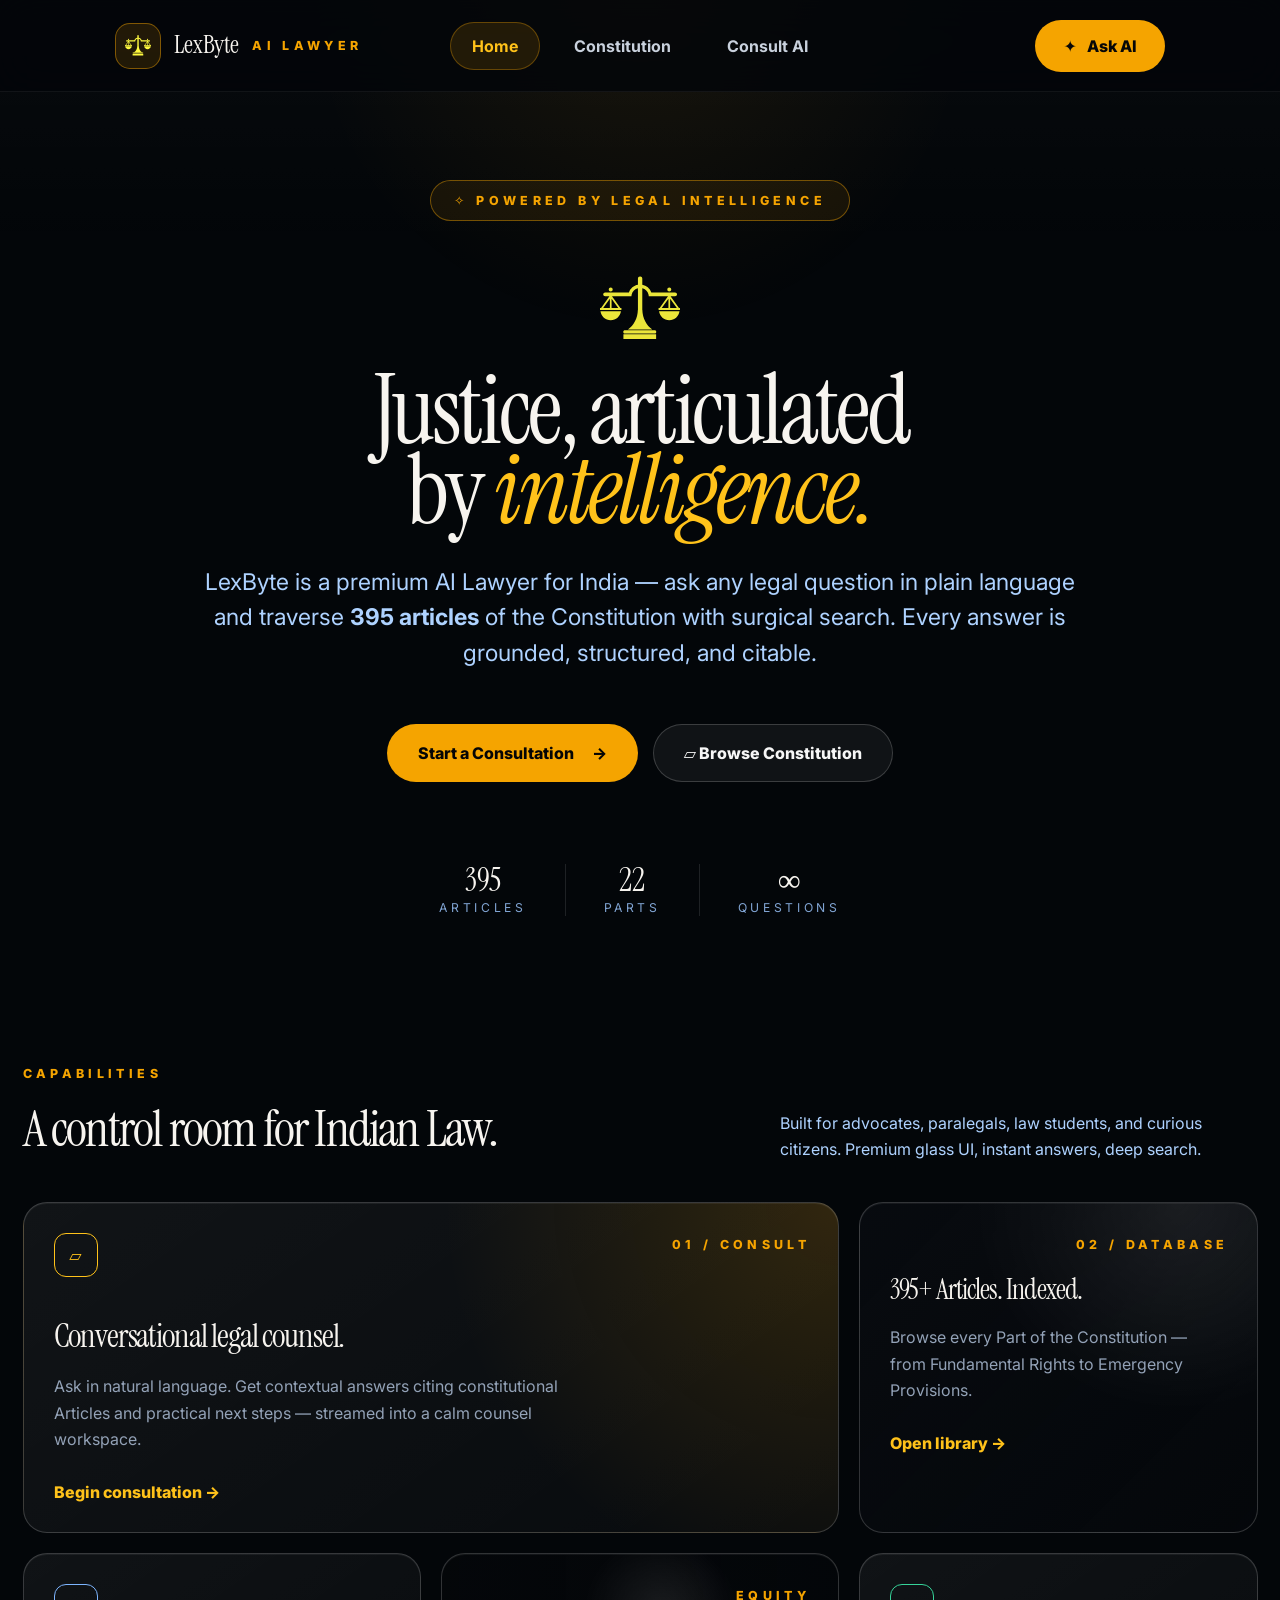
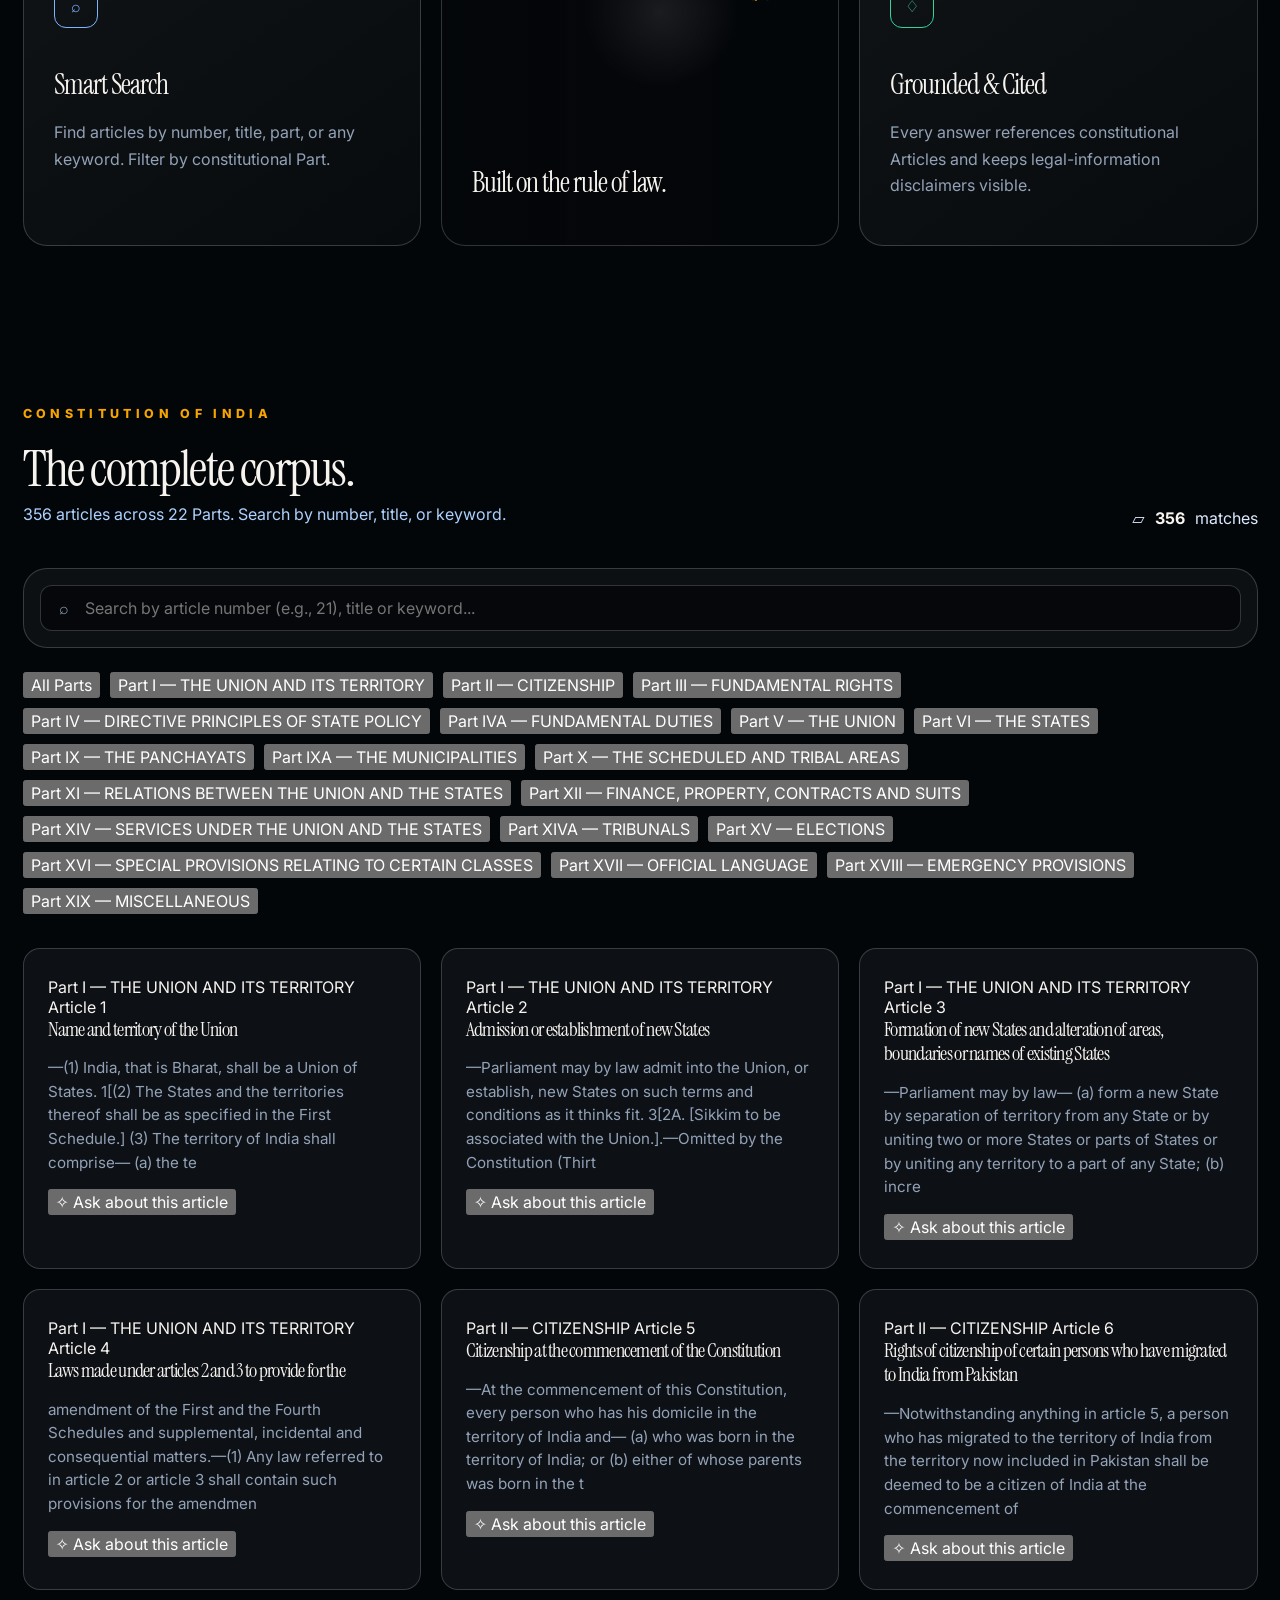
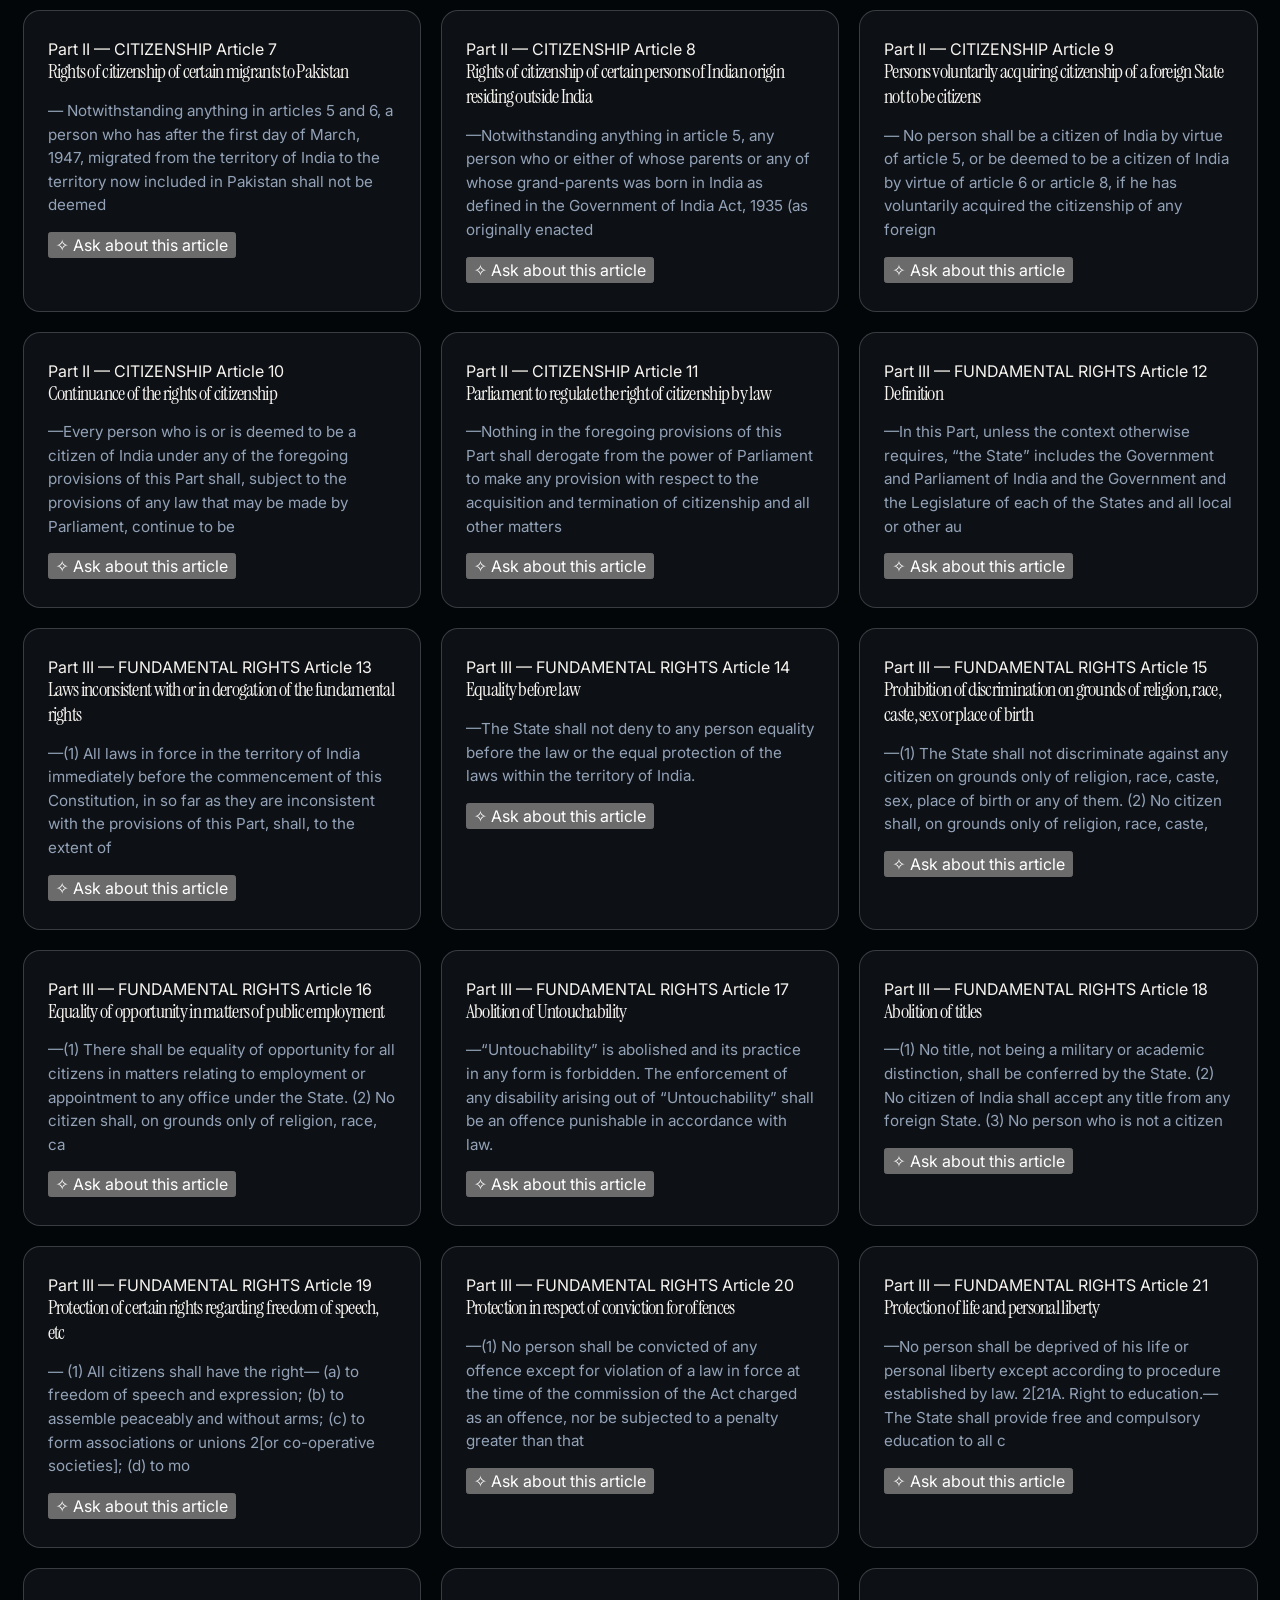
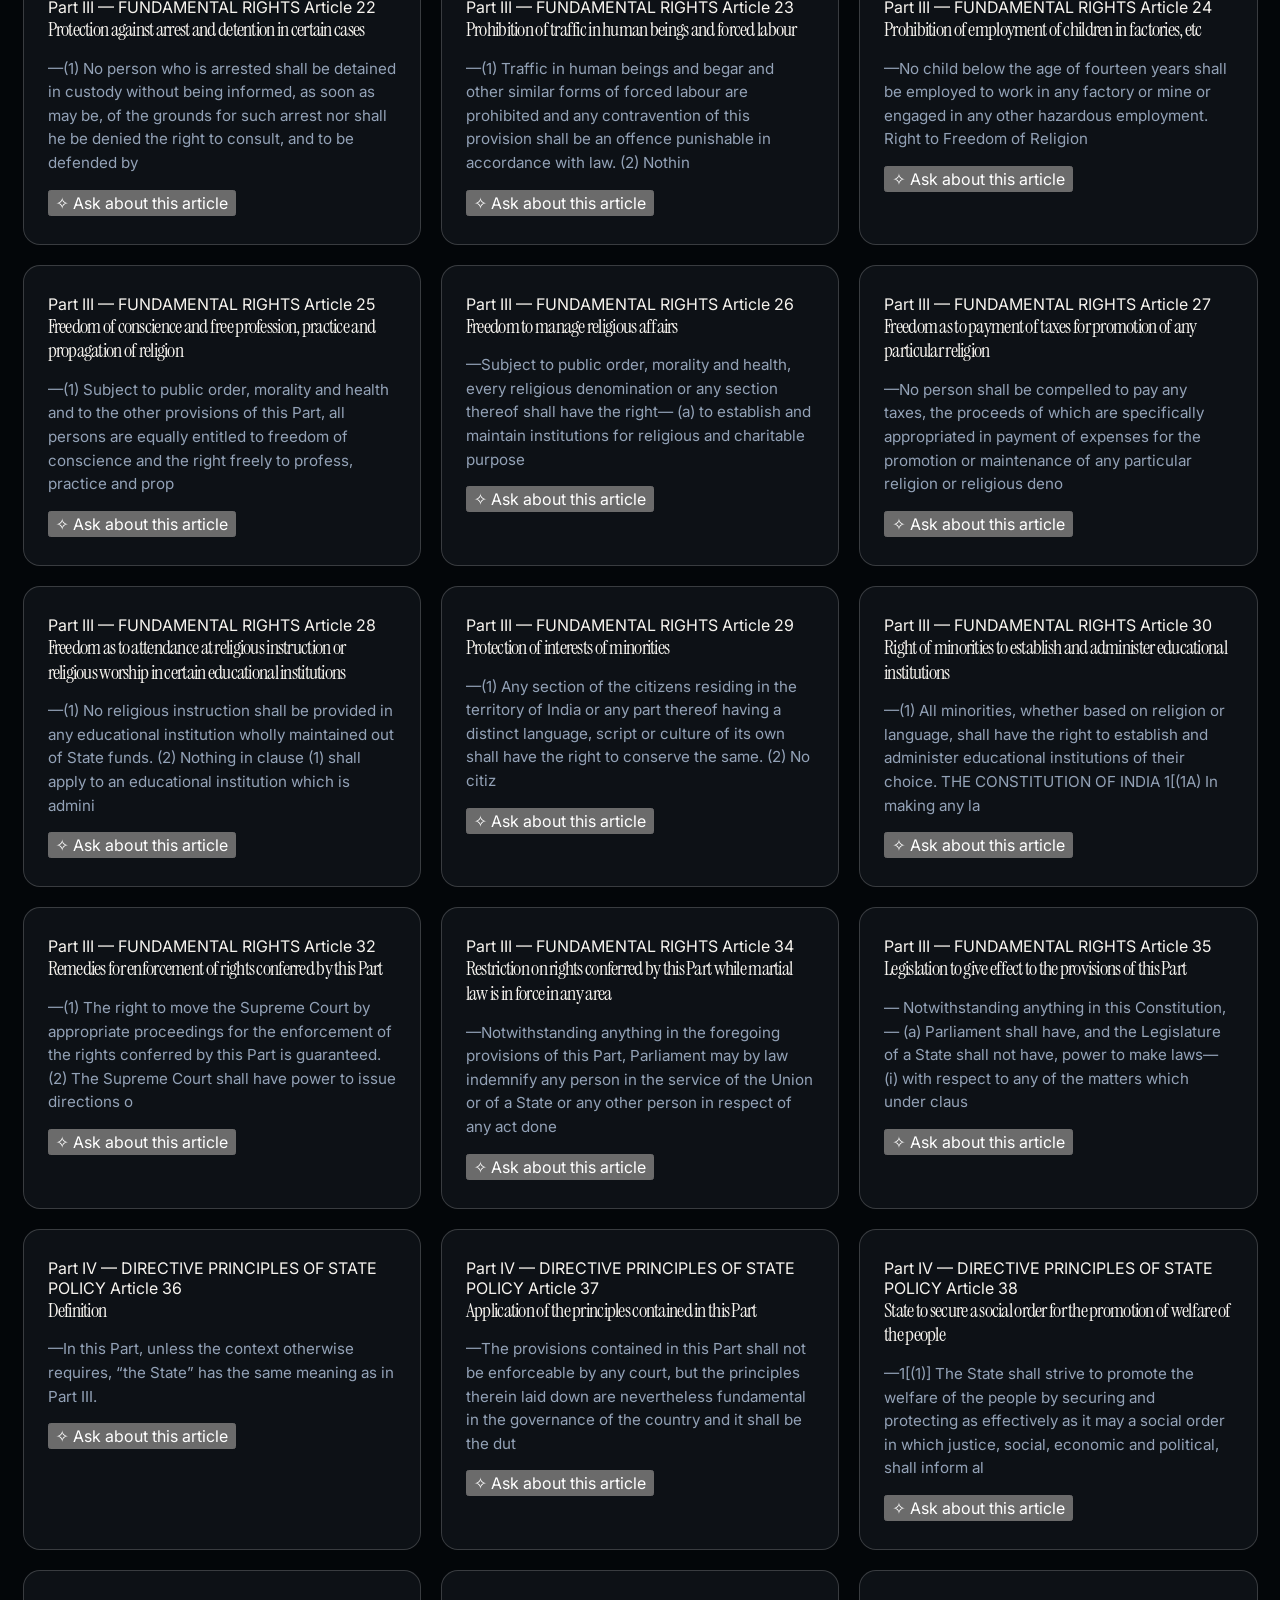
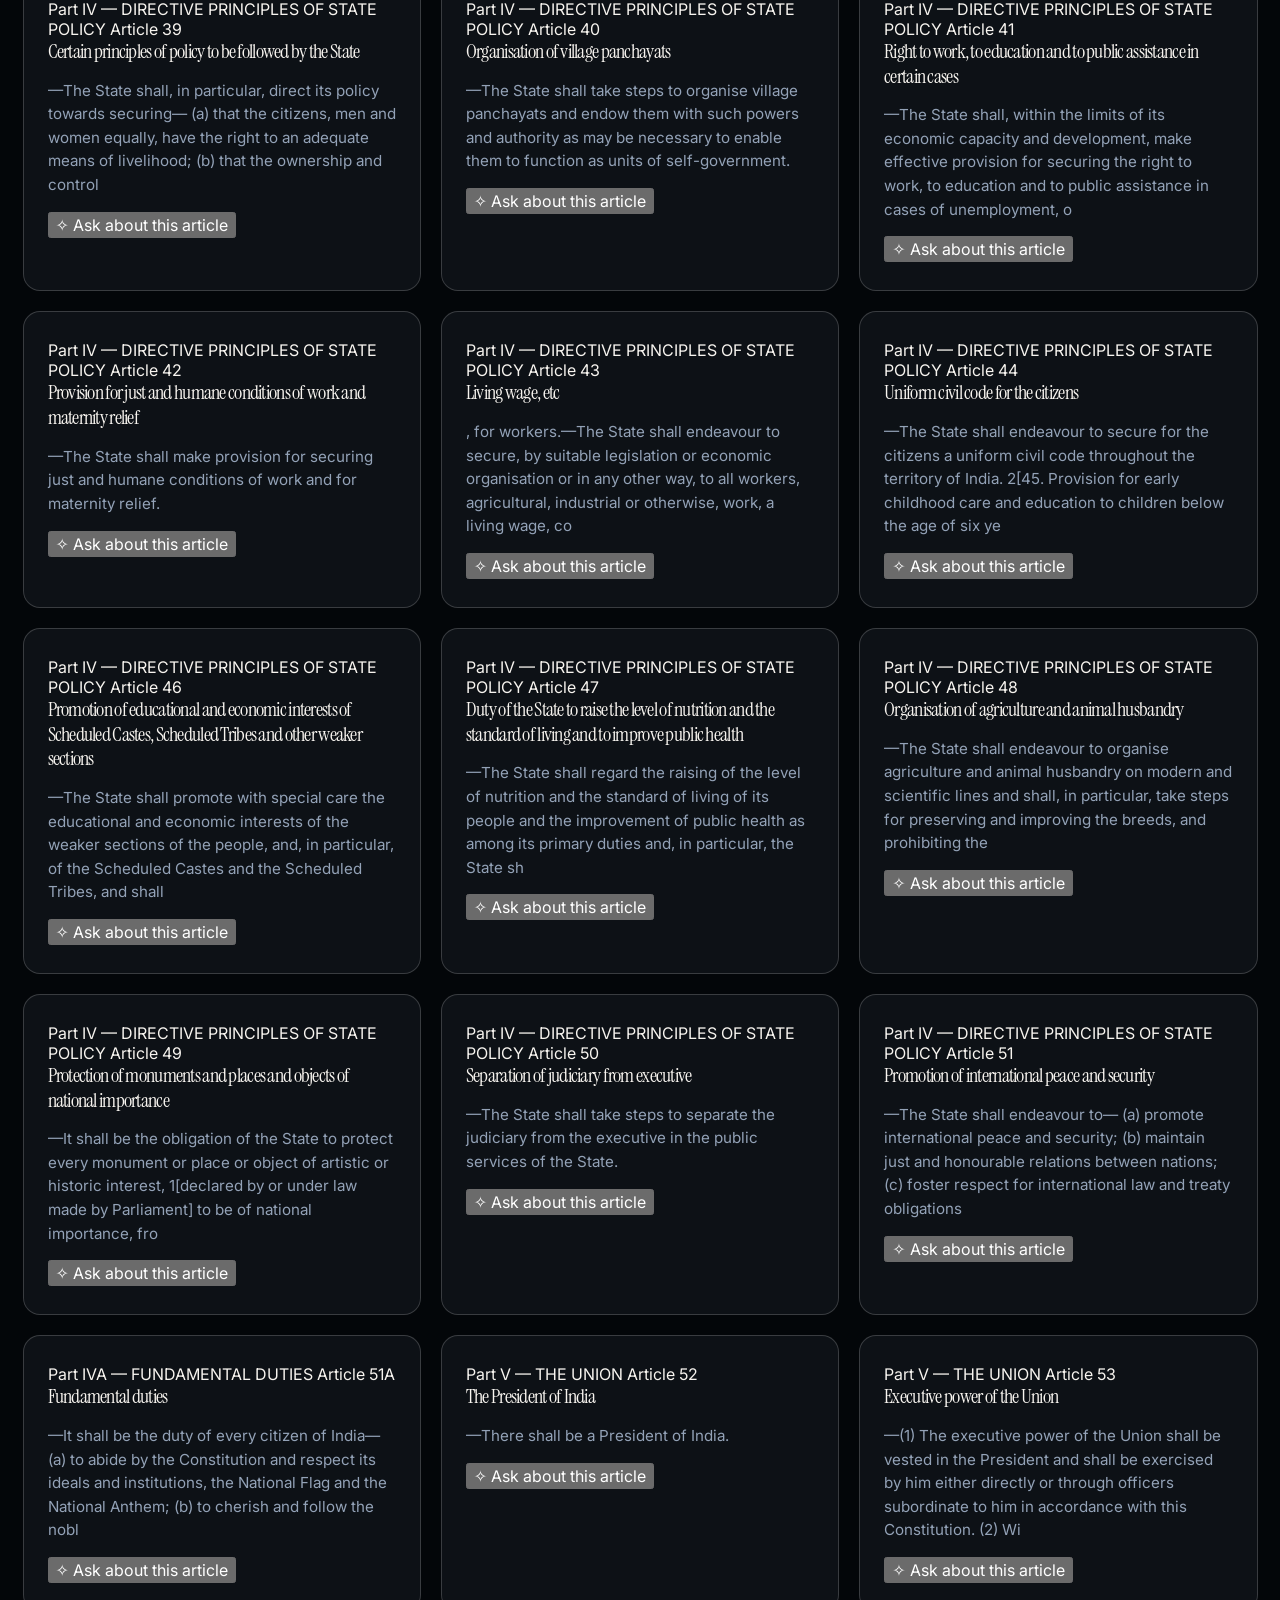
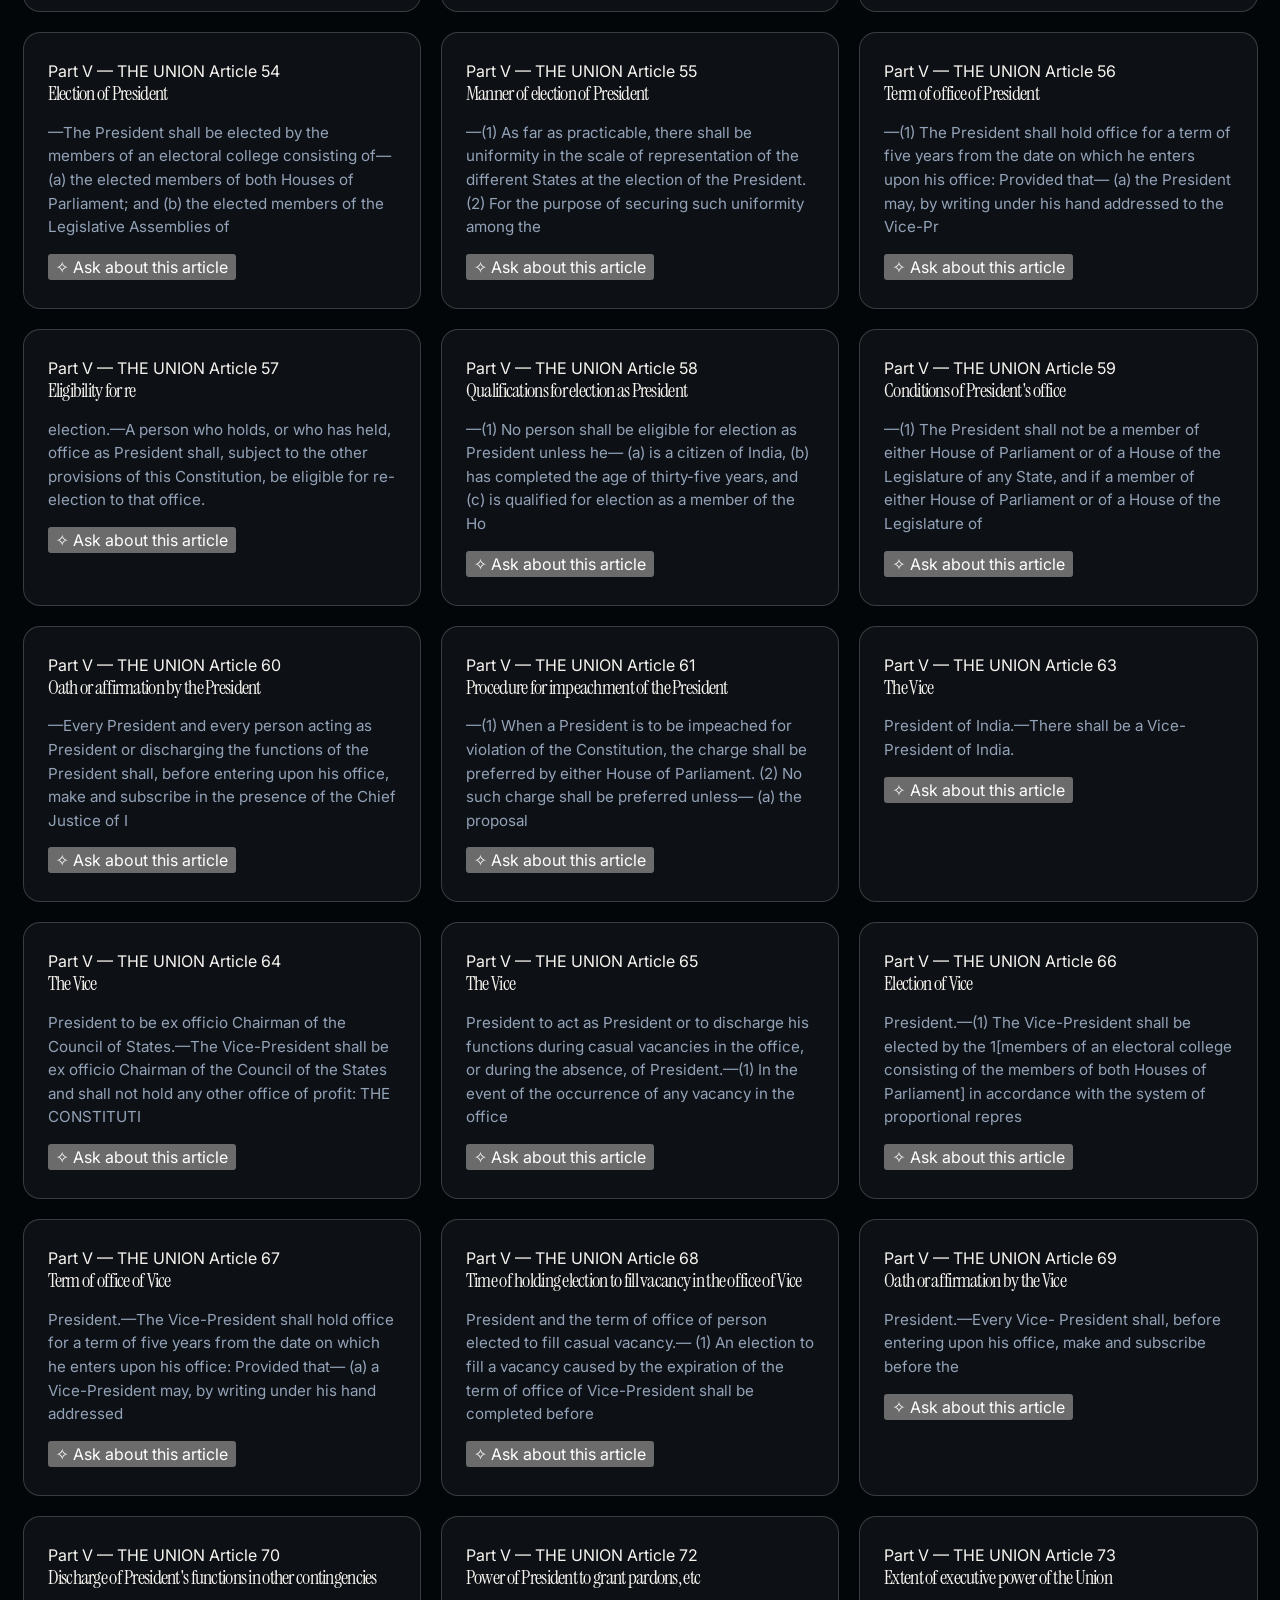
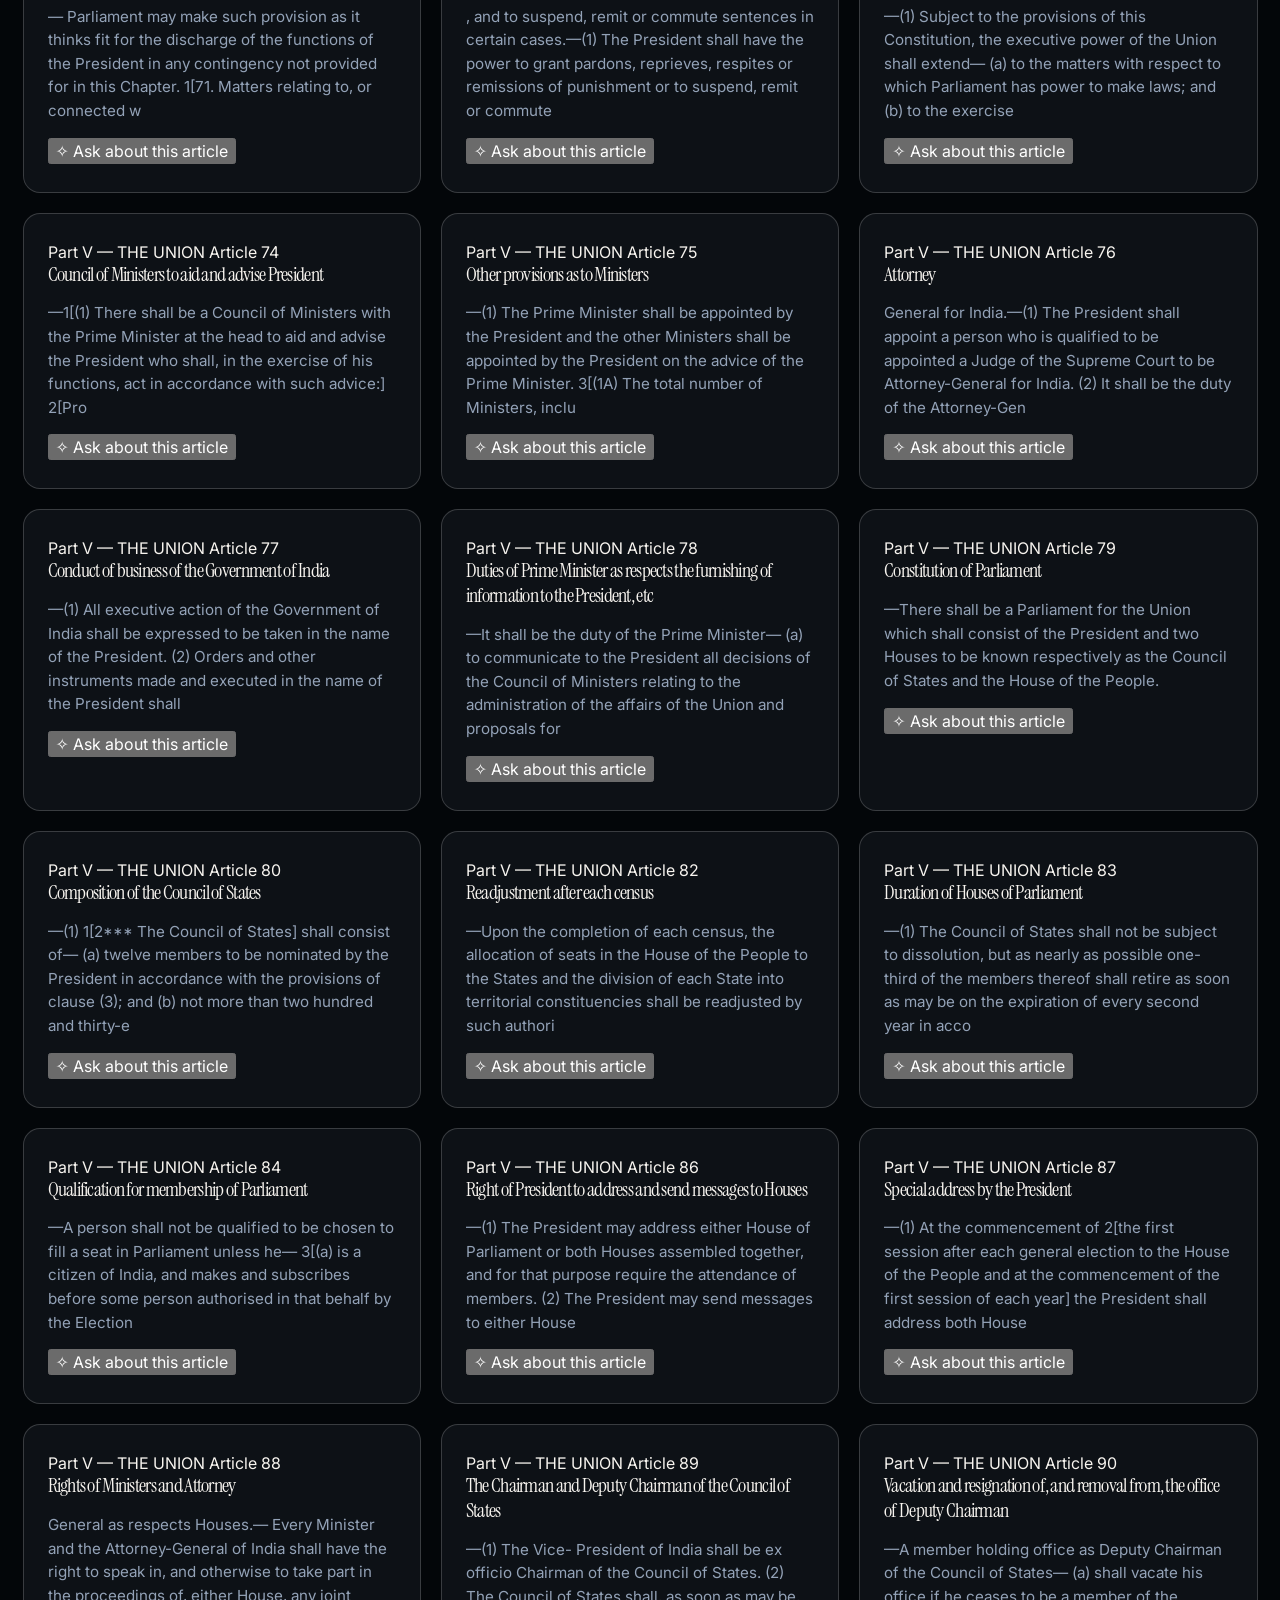
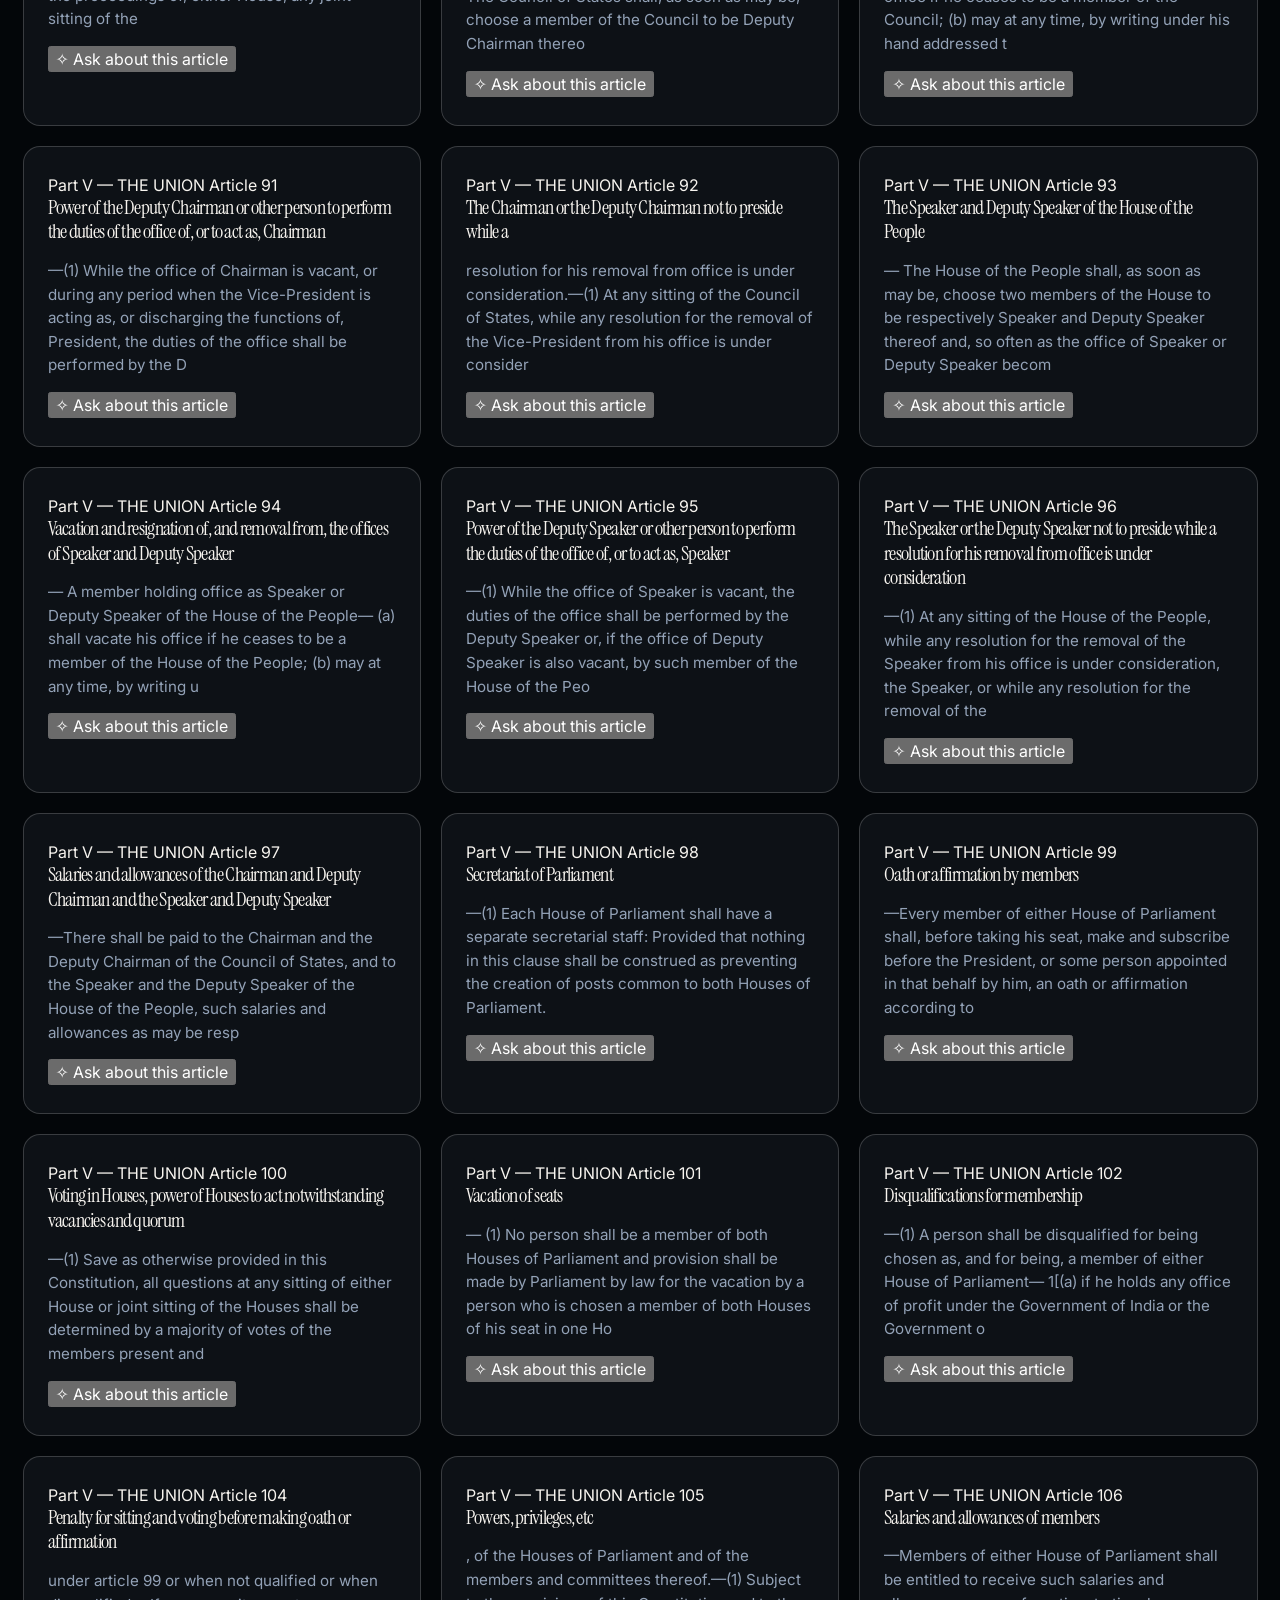
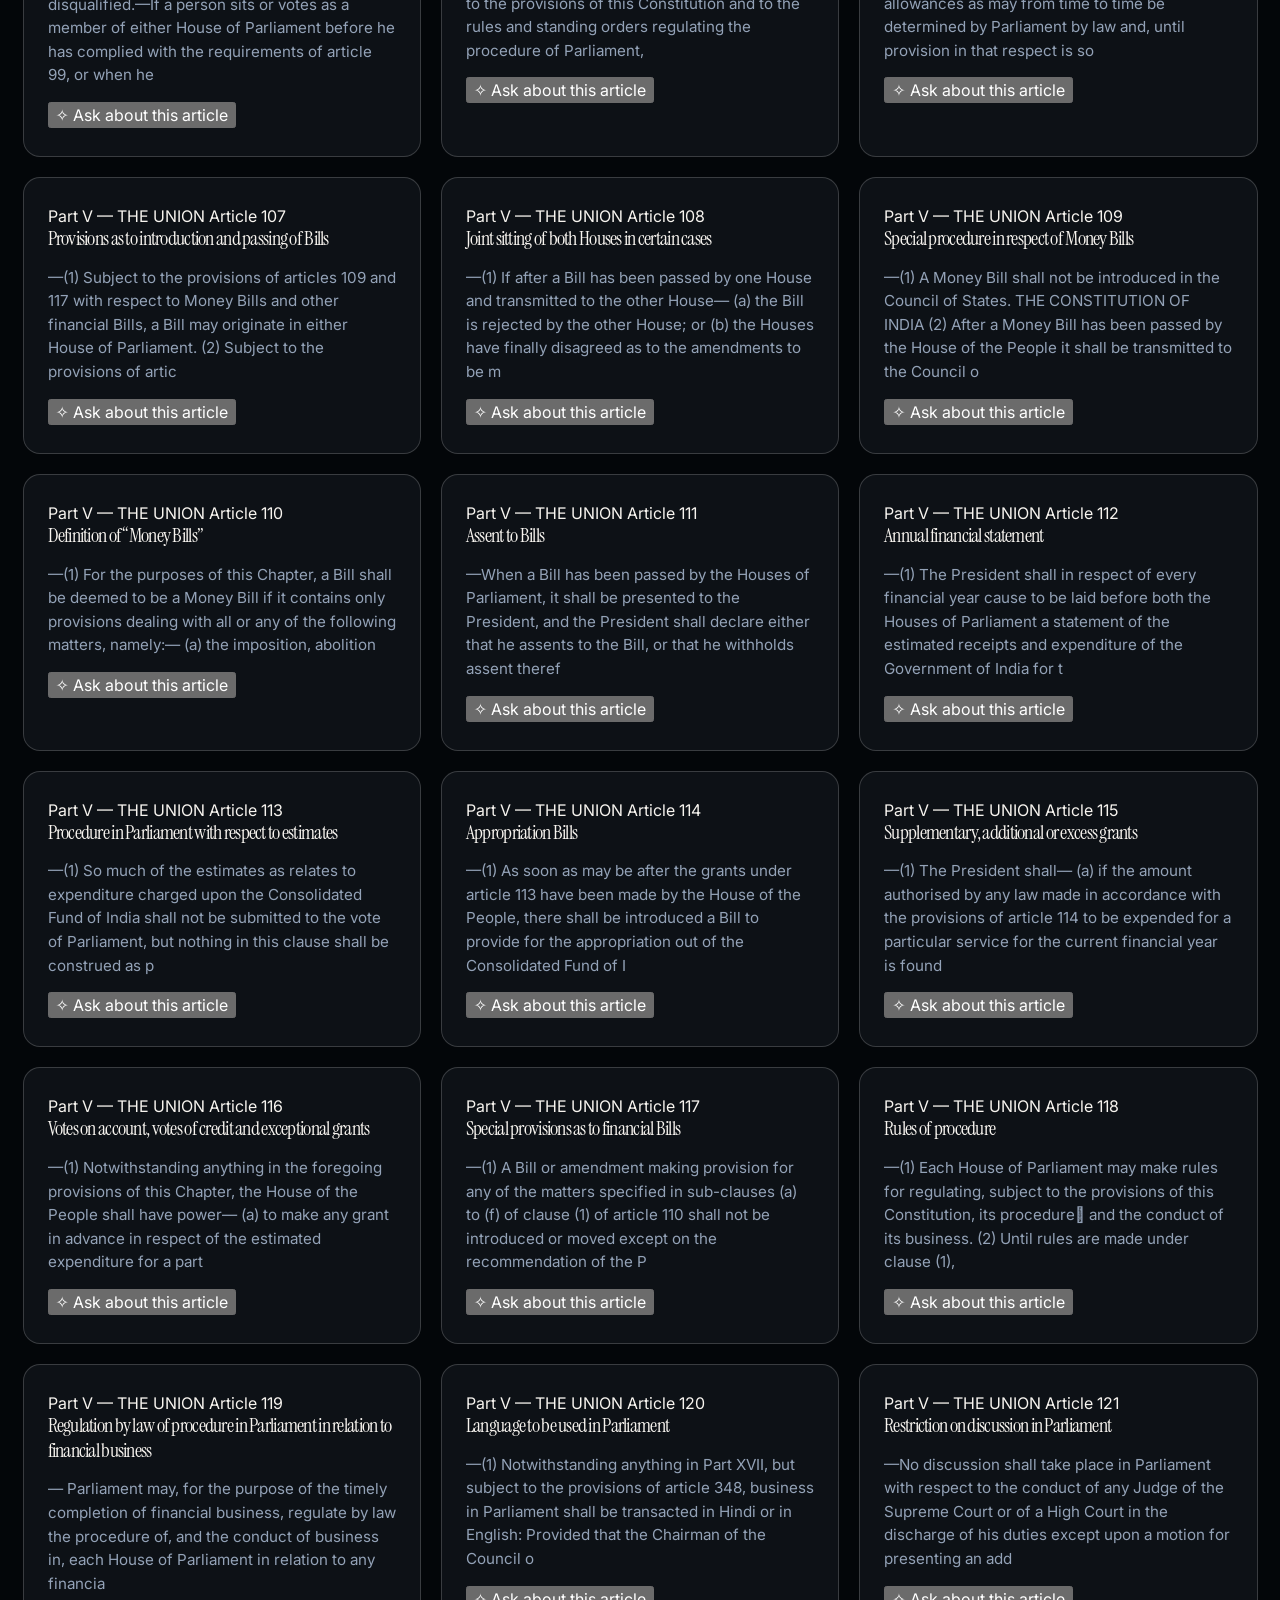
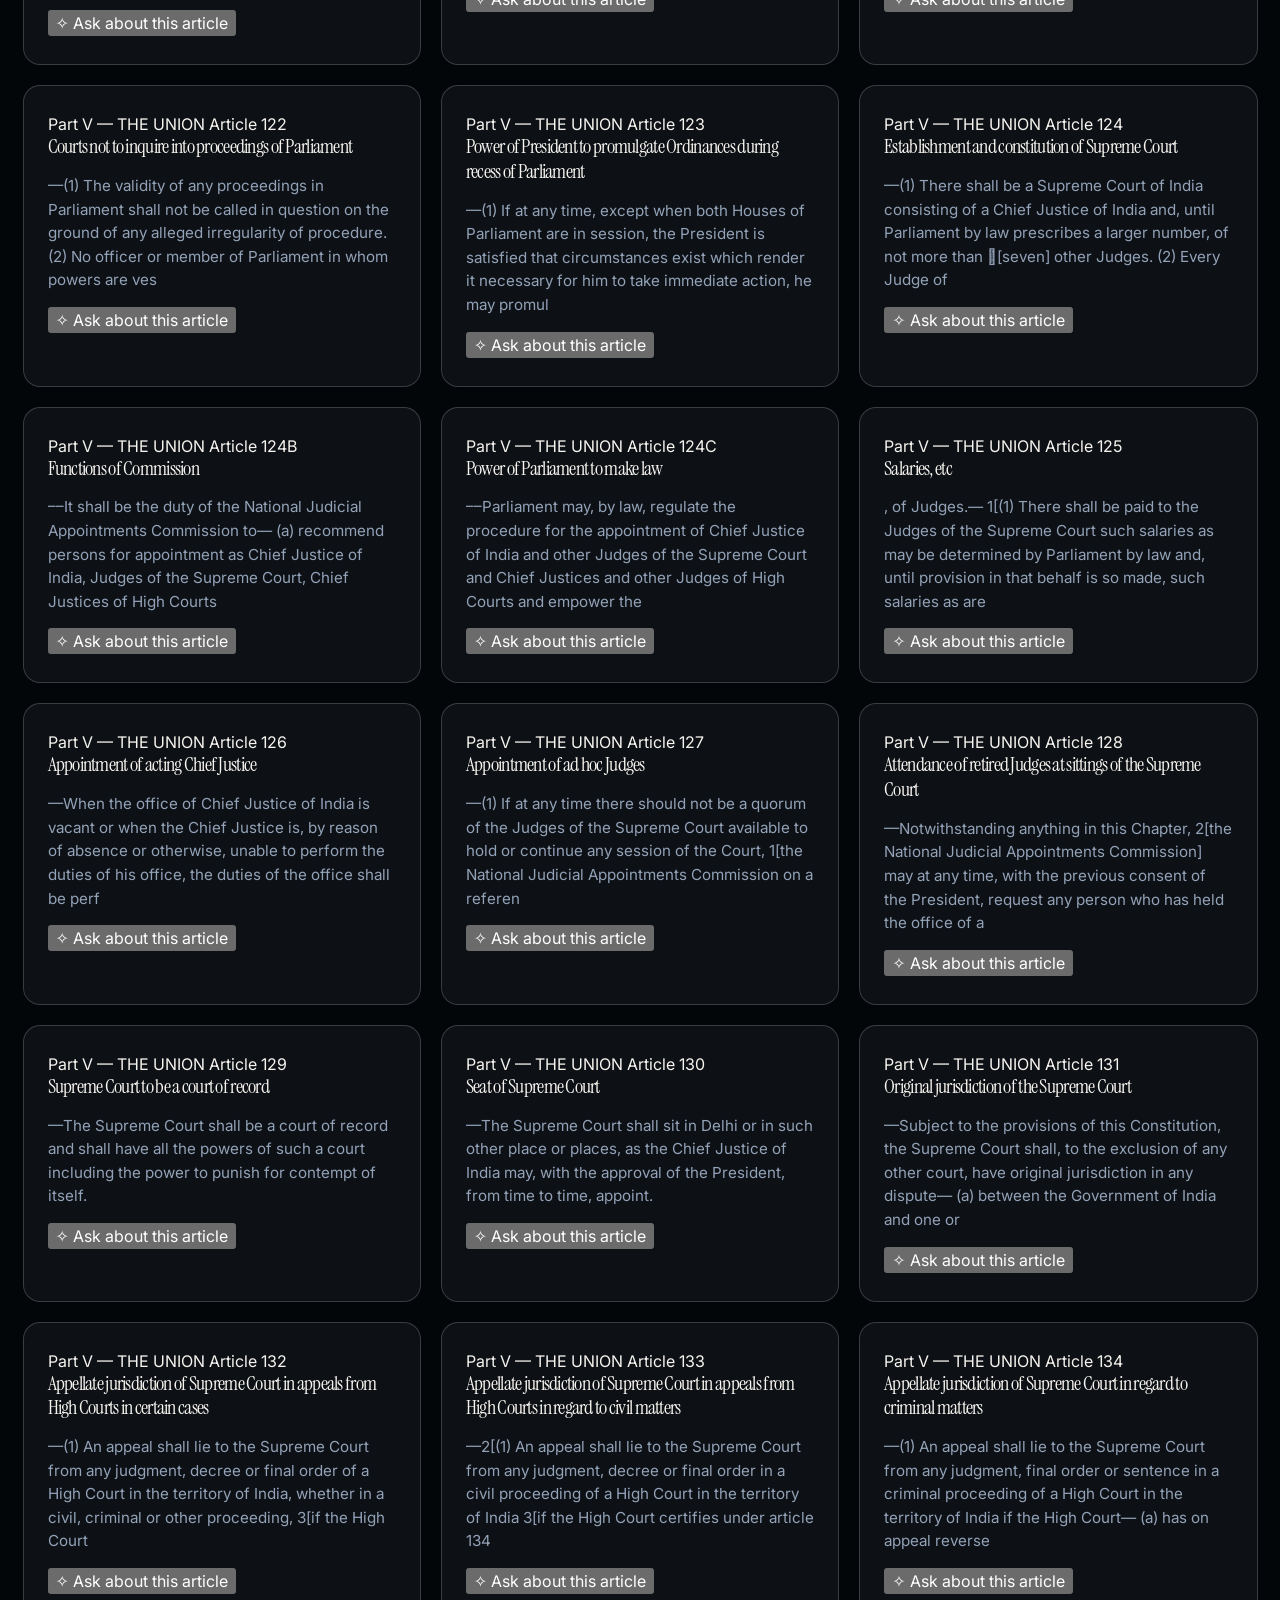
<file: index.html>
<!doctype html>
<html lang="en">

<head>
  <!-- Google Tag Manager -->
<script>(function(w,d,s,l,i){w[l]=w[l]||[];w[l].push({'gtm.start':
new Date().getTime(),event:'gtm.js'});var f=d.getElementsByTagName(s)[0],
j=d.createElement(s),dl=l!='dataLayer'?'&l='+l:'';j.async=true;j.src=
'https://www.googletagmanager.com/gtm.js?id='+i+dl;f.parentNode.insertBefore(j,f);
})(window,document,'script','dataLayer','GTM-TGNKZ2SJ');</script>
<!-- End Google Tag Manager -->
  <meta charset="utf-8">
  <meta name="viewport" content="width=device-width, initial-scale=1">
  <title>LexByte AI Lawyer — Indian Constitutional Intelligence</title>
  <link rel="preconnect" href="https://fonts.googleapis.com">
  <link rel="preconnect" href="https://fonts.gstatic.com" crossorigin>
  <link
    href="https://fonts.googleapis.com/css2?family=Instrument+Serif:ital@0;1&family=Inter:wght@400;500;600;700;800&display=swap"
    rel="stylesheet">
  <link rel="stylesheet" href="./static/styles.css">
  <meta name="google-site-verification" content="76vpm8bO1Rj0YvoCUKk68O0FuBuEUY-KrwAwNYEreFo" />
</head>
<!-- Google tag (gtag.js) -->
<script async src="https://www.googletagmanager.com/gtag/js?id=G-9KRM4L206Z"></script>
<script>
  window.dataLayer = window.dataLayer || [];
  function gtag(){dataLayer.push(arguments);}
  gtag('js', new Date());

  gtag('config', 'G-9KRM4L206Z');
</script>
<body>
  <!-- Google Tag Manager (noscript) -->
<noscript><iframe src="https://www.googletagmanager.com/ns.html?id=GTM-TGNKZ2SJ"
height="0" width="0" style="display:none;visibility:hidden"></iframe></noscript>
<!-- End Google Tag Manager (noscript) -->
  <header class="topbar">
    <a class="brand" href="#home" aria-label="LexByte home">
      <span class="brand-mark">
        <img src="./static/lawyer-logo.svg" alt="LexByte logo" width="26" height="26"
          style="filter: invert(80%) sepia(60%) saturate(500%) hue-rotate(5deg) brightness(110%); transform: translateY(-1px);">
      </span>
      <span class="brand-name">LexByte</span>
      <span class="brand-kicker">AI Lawyer</span>
    </a>
    <nav class="nav" aria-label="Primary navigation">
      <a class="active" href="#home">Home</a>
      <a href="#constitution">Constitution</a>
      <a href="#consult">Consult AI</a>
    </nav>
    <a class="ask-pill" href="#consult">✦ <span>Ask AI</span></a>
  </header>

  <main>
    <section id="home" class="hero section-shell">
      <div class="model-pill">✧ Powered by legal intelligence</div>
      <div style="display:flex; justify-content:center; margin-bottom: 1.5rem;">
        <img src="./static/lawyer-logo.svg" alt="LexByte AI Lawyer" width="80" height="80"
          style="filter: invert(80%) sepia(60%) saturate(500%) hue-rotate(5deg) brightness(110%); opacity: 0.92;">
      </div>
      <h1>Justice, articulated<br>by <em>intelligence.</em></h1>
      <p class="hero-copy">LexByte is a premium AI Lawyer for India — ask any legal question in plain language and
        traverse <strong>395 articles</strong> of the Constitution with surgical search. Every answer is grounded,
        structured, and citable.</p>
      <div class="hero-actions">
        <a class="primary-btn" href="#consult">Start a Consultation <span>→</span></a>
        <a class="secondary-btn" href="#constitution">▱ Browse Constitution</a>
      </div>
      <div class="stats" aria-label="Platform statistics">
        <div><strong>395</strong><span>Articles</span></div>
        <div><strong>22</strong><span>Parts</span></div>
        <div><strong>∞</strong><span>Questions</span></div>
      </div>
    </section>

    <section class="capabilities section-shell" aria-labelledby="capabilities-title">
      <div class="section-heading split">
        <div>
          <p class="eyebrow">Capabilities</p>
          <h2 id="capabilities-title">A control room for Indian Law.</h2>
        </div>
        <p>Built for advocates, paralegals, law students, and curious citizens. Premium glass UI, instant answers, deep
          search.</p>
      </div>
      <div class="feature-grid">
        <article class="feature-card feature-wide warm-card">
          <span class="icon-box amber">▱</span>
          <span class="card-index">01 / Consult</span>
          <h3>Conversational legal counsel.</h3>
          <p>Ask in natural language. Get contextual answers citing constitutional Articles and practical next steps —
            streamed into a calm counsel workspace.</p>
          <a href="#consult">Begin consultation →</a>
        </article>
        <article class="feature-card book-card">
          <span class="card-index">02 / Database</span>
          <h3>395+ Articles. Indexed.</h3>
          <p>Browse every Part of the Constitution — from Fundamental Rights to Emergency Provisions.</p>
          <a href="#constitution">Open library →</a>
        </article>
        <article class="feature-card compact-card">
          <span class="icon-box blue">⌕</span>
          <h3>Smart Search</h3>
          <p>Find articles by number, title, part, or any keyword. Filter by constitutional Part.</p>
        </article>
        <article class="feature-card statue-card">
          <span class="card-index">Equity</span>
          <h3>Built on the rule of law.</h3>
        </article>
        <article class="feature-card compact-card">
          <span class="icon-box green">♢</span>
          <h3>Grounded &amp; Cited</h3>
          <p>Every answer references constitutional Articles and keeps legal-information disclaimers visible.</p>
        </article>
      </div>
    </section>

    <section id="constitution" class="library section-shell" aria-labelledby="constitution-title">
      <div class="section-heading split">
        <div>
          <p class="eyebrow">Constitution of India</p>
          <h2 id="constitution-title">The complete corpus.</h2>
          <p class="subline"><span id="articleTotal">395</span> articles across 22 Parts. Search by number, title, or
            keyword.</p>
        </div>
        <div class="match-count">▱ <strong id="matchCount">395</strong> matches</div>
      </div>
      <div class="search-panel">
        <label class="search-box" for="search"><span>⌕</span><input id="search" type="search"
            placeholder="Search by article number (e.g., 21), title or keyword..."></label>
      </div>
      <div id="partFilters" class="part-filters" aria-label="Constitution part filters"></div>
      <div id="results" class="article-grid"></div>
    </section>

    <section id="consult" class="consult section-shell" aria-labelledby="consult-title">
      <div class="section-heading split consult-heading">
        <div>
          <p class="eyebrow">AI Consultation</p>
          <h2 id="consult-title">Counsel, in conversation.</h2>
        </div>
        <button id="newChat" type="button" class="ghost-btn">＋ New chat</button>
      </div>
      <div class="chat-shell">
        <div id="answer" class="chat-window">
          <div class="empty-state">
            <span class="spark">✧</span>
            <h3>Begin a consultation</h3>
            <p>Try a prompt below or type your own question. Responses are grounded in constitutional Articles.</p>
            <div class="prompt-grid">
              <button type="button" class="prompt">Explain Article 21 — Right to Life — in plain language.</button>
              <button type="button" class="prompt">What is the doctrine of basic structure?</button>
              <button type="button" class="prompt">Difference between Fundamental Rights and Directive
                Principles.</button>
              <button type="button" class="prompt">Can the President promulgate an ordinance during Parliament’s
                session?</button>
            </div>
          </div>
        </div>
        <form id="consultForm" class="composer">
          <input id="question" autocomplete="off"
            placeholder="Ask any legal question — e.g., 'What rights do I have if arrested?'">
          <button type="submit" aria-label="Send question">➤</button>
        </form>
        <p class="fineprint">LexByte provides general legal information and is not a substitute for licensed counsel.
        </p>
      </div>
    </section>
  </main>

  <script src="./static/constitution-data.js"></script>
  <script src="./static/app.js"></script>
</body>

</html>
</file>
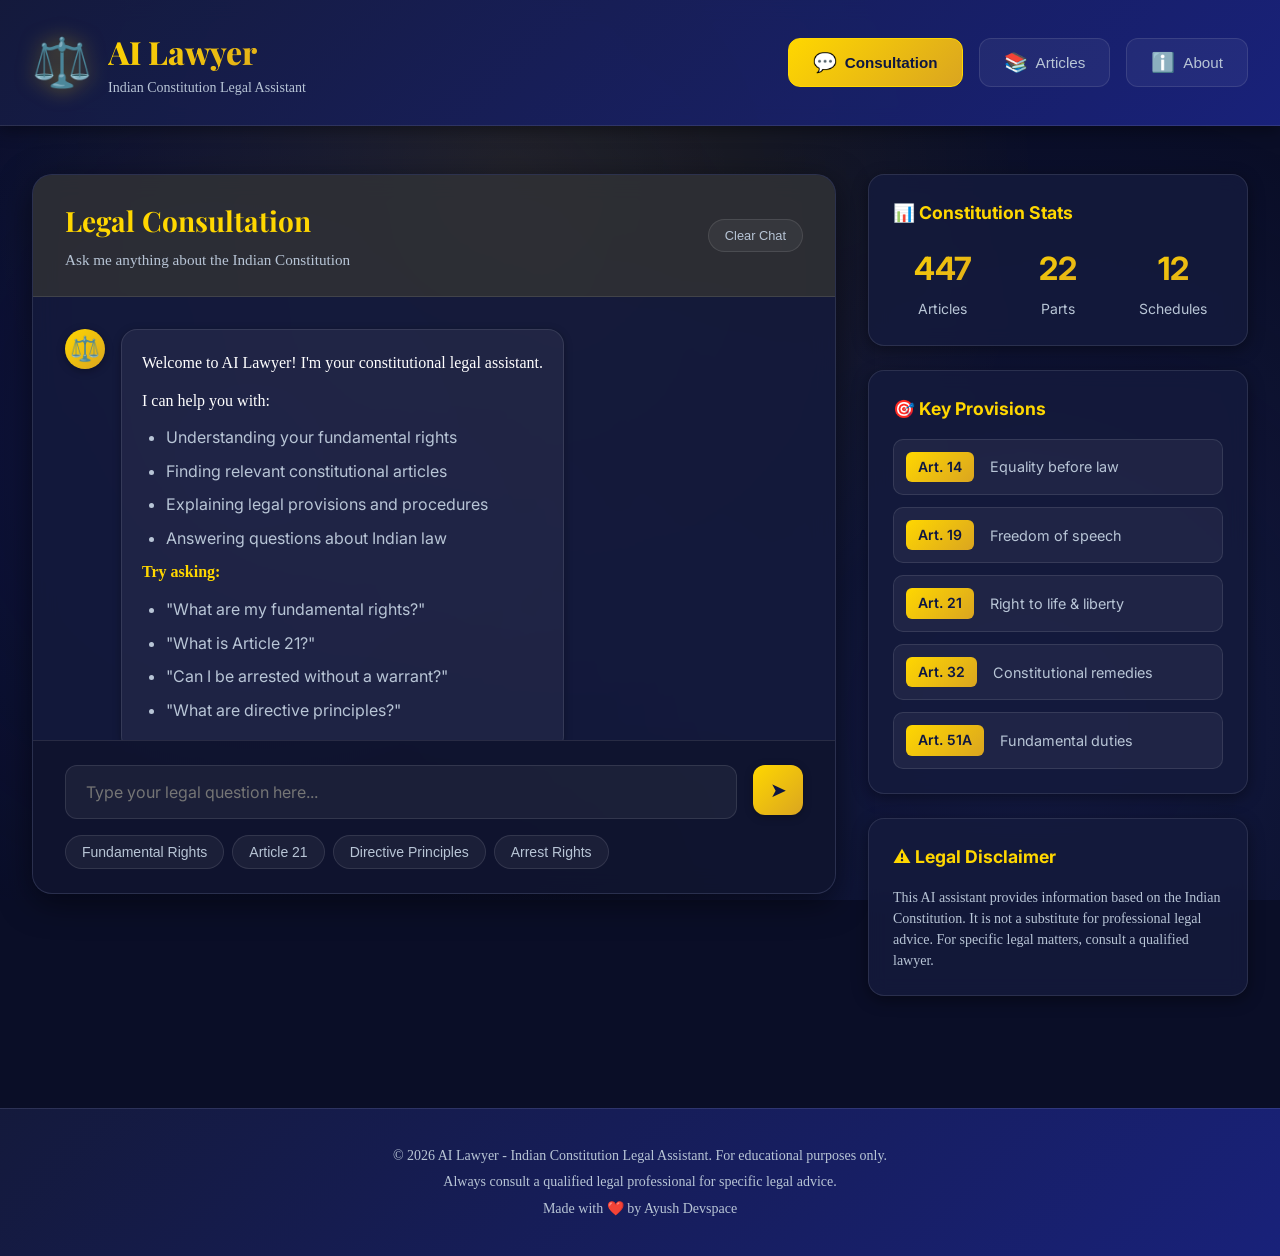
<file: docs/index.html>
<!DOCTYPE html>
<html lang="en">

<head>
    <meta charset="UTF-8">
    <meta name="viewport" content="width=device-width, initial-scale=1.0">
    <meta http-equiv="Cache-Control" content="no-cache, no-store, must-revalidate">
    <meta http-equiv="Pragma" content="no-cache">
    <meta http-equiv="Expires" content="0">
    <title>AI Lawyer - Indian Constitution Legal Assistant</title>
    <meta name="description"
        content="AI-powered legal consultation based on the Indian Constitution. Get instant legal advice and explore constitutional provisions.">
    <link rel="preconnect" href="https://fonts.googleapis.com">
    <link rel="preconnect" href="https://fonts.gstatic.com" crossorigin>
    <link
        href="https://fonts.googleapis.com/css2?family=Inter:wght@300;400;500;600;700;800&family=Playfair+Display:wght@600;700;800&display=swap"
        rel="stylesheet">
    <link rel="stylesheet" href="static/style.css">
</head>

<body>
    <!-- Header -->
    <header class="header">
        <div class="container">
            <div class="header-content">
                <div class="logo">
                    <div class="logo-icon">⚖️</div>
                    <div class="logo-text">
                        <h1>AI Lawyer</h1>
                        <p>Indian Constitution Legal Assistant</p>
                    </div>
                </div>
                <nav class="nav">
                    <button class="nav-btn active" data-section="consultation">
                        <span class="icon">💬</span>
                        Consultation
                    </button>
                    <button class="nav-btn" data-section="articles">
                        <span class="icon">📚</span>
                        Articles
                    </button>
                    <button class="nav-btn" data-section="about">
                        <span class="icon">ℹ️</span>
                        About
                    </button>
                </nav>
            </div>
        </div>
    </header>

    <!-- Main Content -->
    <main class="main">
        <div class="container">
            <!-- Consultation Section -->
            <section id="consultation" class="section active">
                <div class="consultation-layout">
                    <!-- Chat Interface -->
                    <div class="chat-container">
                        <div class="chat-header">
                            <div class="chat-header-info">
                                <h2>Legal Consultation</h2>
                                <p>Ask me anything about the Indian Constitution</p>
                            </div>
                            <button id="clearChat" class="quick-btn" style="margin-left: auto; padding: 0.5rem 1rem; font-size: 0.8rem;">Clear Chat</button>
                        </div>

                        <div class="chat-messages" id="chatMessages">
                            <div class="message bot-message">
                                <div class="message-avatar">⚖️</div>
                                <div class="message-content">
                                    <div class="message-text">
                                        <p>Welcome to AI Lawyer! I'm your constitutional legal assistant.</p>
                                        <p>I can help you with:</p>
                                        <ul>
                                            <li>Understanding your fundamental rights</li>
                                            <li>Finding relevant constitutional articles</li>
                                            <li>Explaining legal provisions and procedures</li>
                                            <li>Answering questions about Indian law</li>
                                        </ul>
                                        <p><strong>Try asking:</strong></p>
                                        <ul>
                                            <li>"What are my fundamental rights?"</li>
                                            <li>"What is Article 21?"</li>
                                            <li>"Can I be arrested without a warrant?"</li>
                                            <li>"What are directive principles?"</li>
                                        </ul>
                                    </div>
                                </div>
                            </div>
                        </div>

                        <div class="chat-input-container">
                            <div class="chat-input-wrapper">
                                <textarea id="chatInput" class="chat-input"
                                    placeholder="Type your legal question here..." rows="1"></textarea>
                                <button id="sendBtn" class="send-btn">
                                    <span class="send-icon">➤</span>
                                </button>
                            </div>
                            <div class="quick-questions">
                                <button class="quick-btn" data-question="What are my fundamental rights?">Fundamental
                                    Rights</button>
                                <button class="quick-btn" data-question="What is Article 21?">Article 21</button>
                                <button class="quick-btn" data-question="What are directive principles?">Directive
                                    Principles</button>
                                <button class="quick-btn" data-question="What are my rights if arrested?">Arrest
                                    Rights</button>
                            </div>
                        </div>
                    </div>

                    <!-- Sidebar Info -->
                    <div class="sidebar">
                        <div class="info-card">
                            <h3>📊 Constitution Stats</h3>
                            <div class="stats">
                                <div class="stat-item">
                                    <div class="stat-number">447</div>
                                    <div class="stat-label">Articles</div>
                                </div>
                                <div class="stat-item">
                                    <div class="stat-number">22</div>
                                    <div class="stat-label">Parts</div>
                                </div>
                                <div class="stat-item">
                                    <div class="stat-number">12</div>
                                    <div class="stat-label">Schedules</div>
                                </div>
                            </div>
                        </div>

                        <div class="info-card">
                            <h3>🎯 Key Provisions</h3>
                            <div class="provisions-list">
                                <a href="#" class="provision-item" data-article="14">
                                    <span class="provision-number">Art. 14</span>
                                    <span class="provision-text">Equality before law</span>
                                </a>
                                <a href="#" class="provision-item" data-article="19">
                                    <span class="provision-number">Art. 19</span>
                                    <span class="provision-text">Freedom of speech</span>
                                </a>
                                <a href="#" class="provision-item" data-article="21">
                                    <span class="provision-number">Art. 21</span>
                                    <span class="provision-text">Right to life & liberty</span>
                                </a>
                                <a href="#" class="provision-item" data-article="32">
                                    <span class="provision-number">Art. 32</span>
                                    <span class="provision-text">Constitutional remedies</span>
                                </a>
                                <a href="#" class="provision-item" data-article="51A">
                                    <span class="provision-number">Art. 51A</span>
                                    <span class="provision-text">Fundamental duties</span>
                                </a>
                            </div>
                        </div>

                        <div class="info-card disclaimer-card">
                            <h3>⚠️ Legal Disclaimer</h3>
                            <p>This AI assistant provides information based on the Indian Constitution. It is not a
                                substitute for professional legal advice. For specific legal matters, consult a
                                qualified lawyer.</p>
                        </div>
                    </div>
                </div>
            </section>

            <!-- Articles Section -->
            <section id="articles" class="section">
                <div class="articles-header">
                    <h2>Browse Constitutional Articles</h2>
                    <div class="search-container">
                        <input type="text" id="articleSearch" class="search-input"
                            placeholder="Search articles by number, title, or keyword...">
                        <button class="search-btn">🔍</button>
                    </div>
                </div>

                <div class="parts-grid" id="partsGrid">
                    <!-- Parts will be loaded dynamically -->
                </div>

                <div class="articles-list" id="articlesList">
                    <!-- Articles will be loaded dynamically -->
                </div>
            </section>

            <!-- About Section -->
            <section id="about" class="section">
                <div class="about-content">
                    <h2>About AI Lawyer</h2>

                    <div class="about-card">
                        <h3>🏛️ What is AI Lawyer?</h3>
                        <p>AI Lawyer is an intelligent legal assistant that helps you understand and navigate the Indian
                            Constitution. Built with advanced AI technology, it provides instant access to the
                            articles of the Constitution and offers contextual legal guidance.</p>
                    </div>

                    <div class="about-card">
                        <h3>⚡ Features</h3>
                        <ul class="features-list">
                            <li><strong>AI-Powered Consultation:</strong> Ask legal questions in natural language and
                                get instant, relevant answers based on constitutional provisions.</li>
                            <li><strong>Comprehensive Database:</strong> Access articles of the Indian
                                Constitution, organized by parts and topics.</li>
                            <li><strong>Smart Search:</strong> Find specific articles, rights, and provisions quickly
                                with intelligent keyword matching.</li>
                            <li><strong>Contextual Advice:</strong> Get explanations tailored to your specific legal
                                queries with relevant article citations.</li>
                            <li><strong>User-Friendly Interface:</strong> Modern, intuitive design makes legal research
                                accessible to everyone.</li>
                        </ul>
                    </div>

                    <div class="about-card">
                        <h3>📖 Coverage</h3>
                        <div class="coverage-grid">
                            <div class="coverage-item">
                                <h4>Part III</h4>
                                <p>Fundamental Rights (Articles 12-35)</p>
                            </div>
                            <div class="coverage-item">
                                <h4>Part IV</h4>
                                <p>Directive Principles (Articles 36-51)</p>
                            </div>
                            <div class="coverage-item">
                                <h4>Part IVA</h4>
                                <p>Fundamental Duties (Article 51A)</p>
                            </div>
                            <div class="coverage-item">
                                <h4>Part V</h4>
                                <p>The Union (Articles 52-151)</p>
                            </div>
                            <div class="coverage-item">
                                <h4>All Parts</h4>
                                <p>Complete Constitution Coverage</p>
                            </div>
                            <div class="coverage-item">
                                <h4>Amendments</h4>
                                <p>Including Latest Updates</p>
                            </div>
                        </div>
                    </div>

                    <div class="about-card">
                        <h3>🔒 Privacy & Accuracy</h3>
                        <p>Your queries are processed securely and are not stored. All constitutional text is sourced
                            from official government publications. However, this tool is for informational purposes only
                            and does not constitute legal advice.</p>
                    </div>

                    <div class="about-card tech-stack">
                        <h3>🛠️ Technology Stack</h3>
                        <div class="tech-tags">
                            <span class="tech-tag">HTML5</span>
                            <span class="tech-tag">CSS3</span>
                            <span class="tech-tag">JavaScript</span>
                        </div>
                    </div>
                </div>
            </section>
        </div>
    </main>

    <!-- Footer -->
    <footer style="color: #ffff;" class="footer">
        <div class="container">
            <p>&copy; 2026 AI Lawyer - Indian Constitution Legal Assistant. For educational purposes only.</p>
            <p>Always consult a qualified legal professional for specific legal advice.</p>
            <p>Made with ❤️ by <a href="https://ayush-devspace5.web.app">Ayush Devspace</a></p>
        </div>
    </footer>

    <!-- Loading Overlay -->
    <div class="loading-overlay" id="loadingOverlay">
        <div class="loading-spinner"></div>
        <p>Processing your query...</p>
    </div>

    <!-- Article Detail Modal -->
    <div class="article-modal" id="articleModal">
        <div class="article-modal-backdrop"></div>
        <div class="article-modal-container">
            <div class="article-modal-header">
                <div class="article-modal-number" id="modalArticleNumber"></div>
                <div class="article-modal-title-section">
                    <h2 class="article-modal-title" id="modalArticleTitle"></h2>
                    <p class="article-modal-part" id="modalArticlePart"></p>
                </div>
                <button class="article-modal-close" id="modalCloseBtn" aria-label="Close modal">
                    <span>✕</span>
                </button>
            </div>
            <div class="article-modal-body">
                <div class="article-modal-text" id="modalArticleText"></div>
            </div>
        </div>
    </div>

    <button id="scrollTopBtn" class="scroll-top-btn" title="Go to top">↑</button>

    <script src="static/script.js"></script>
</body>

</html>
</file>
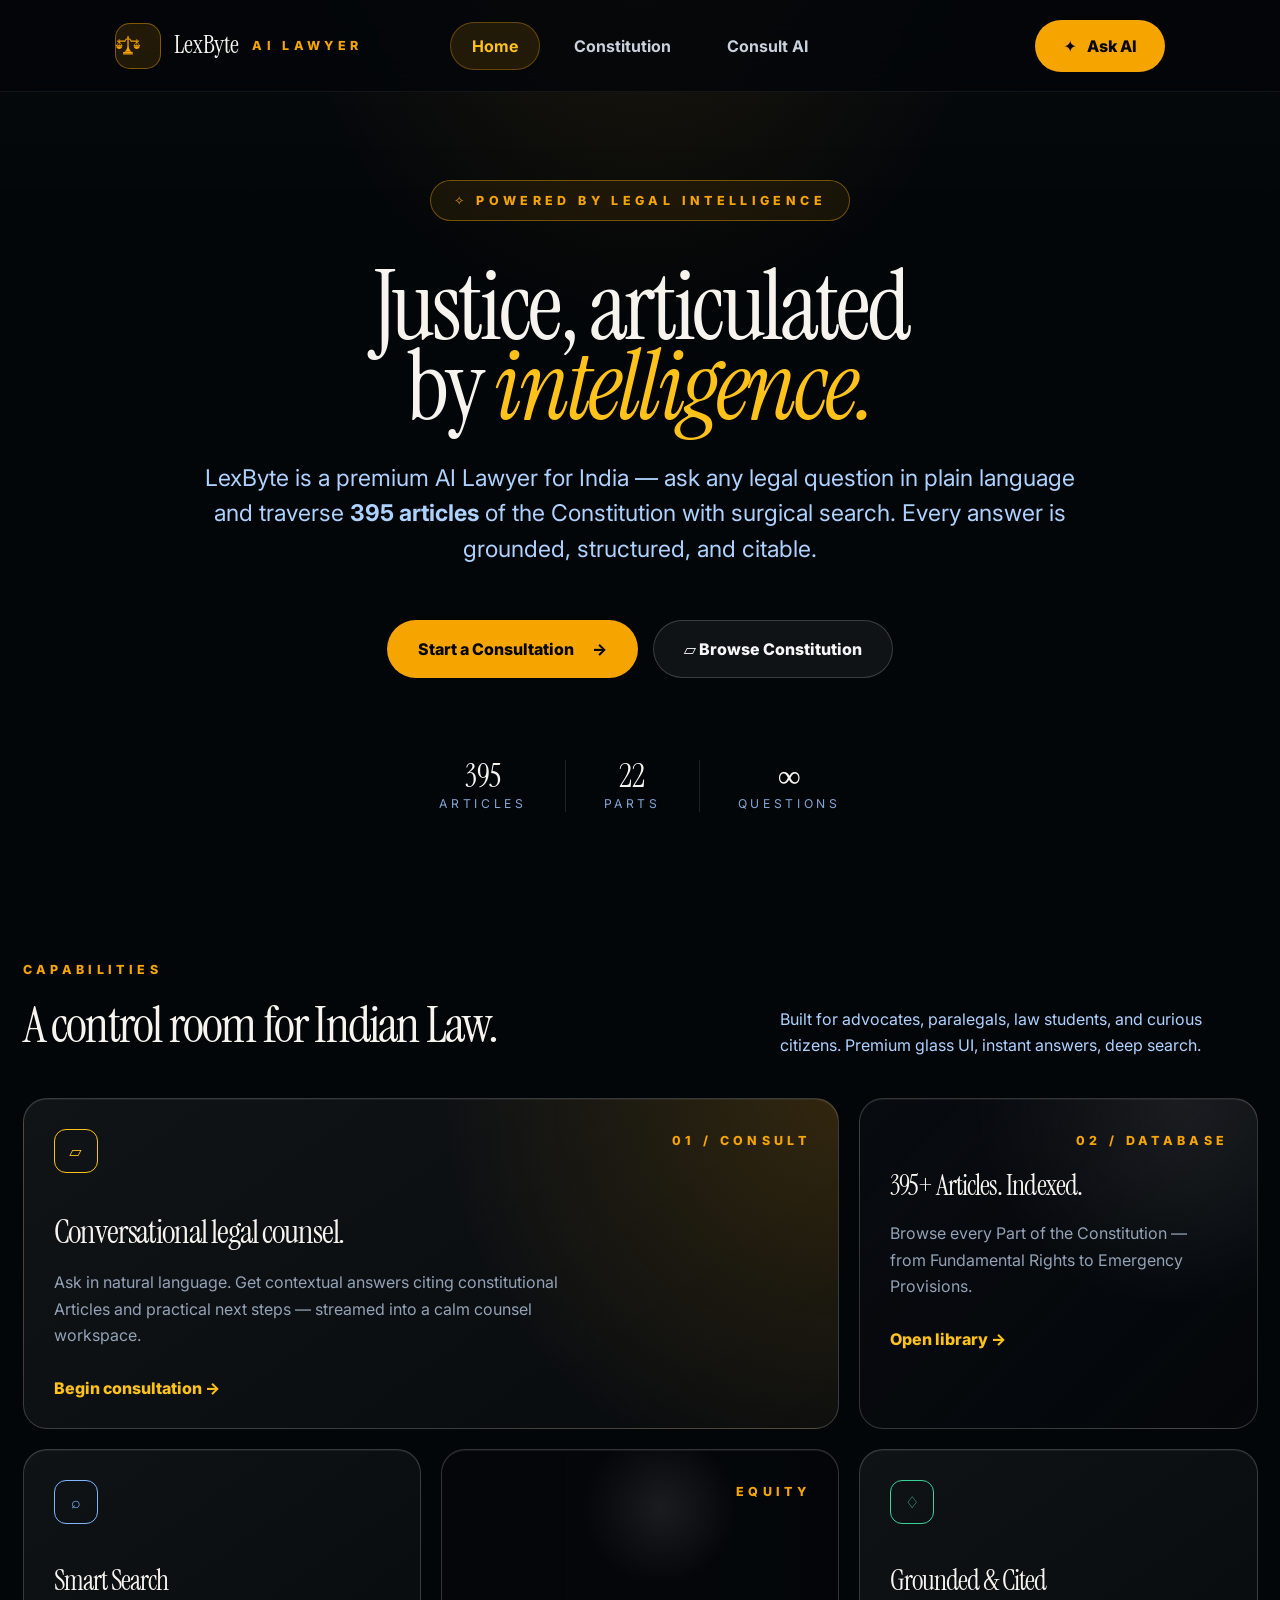
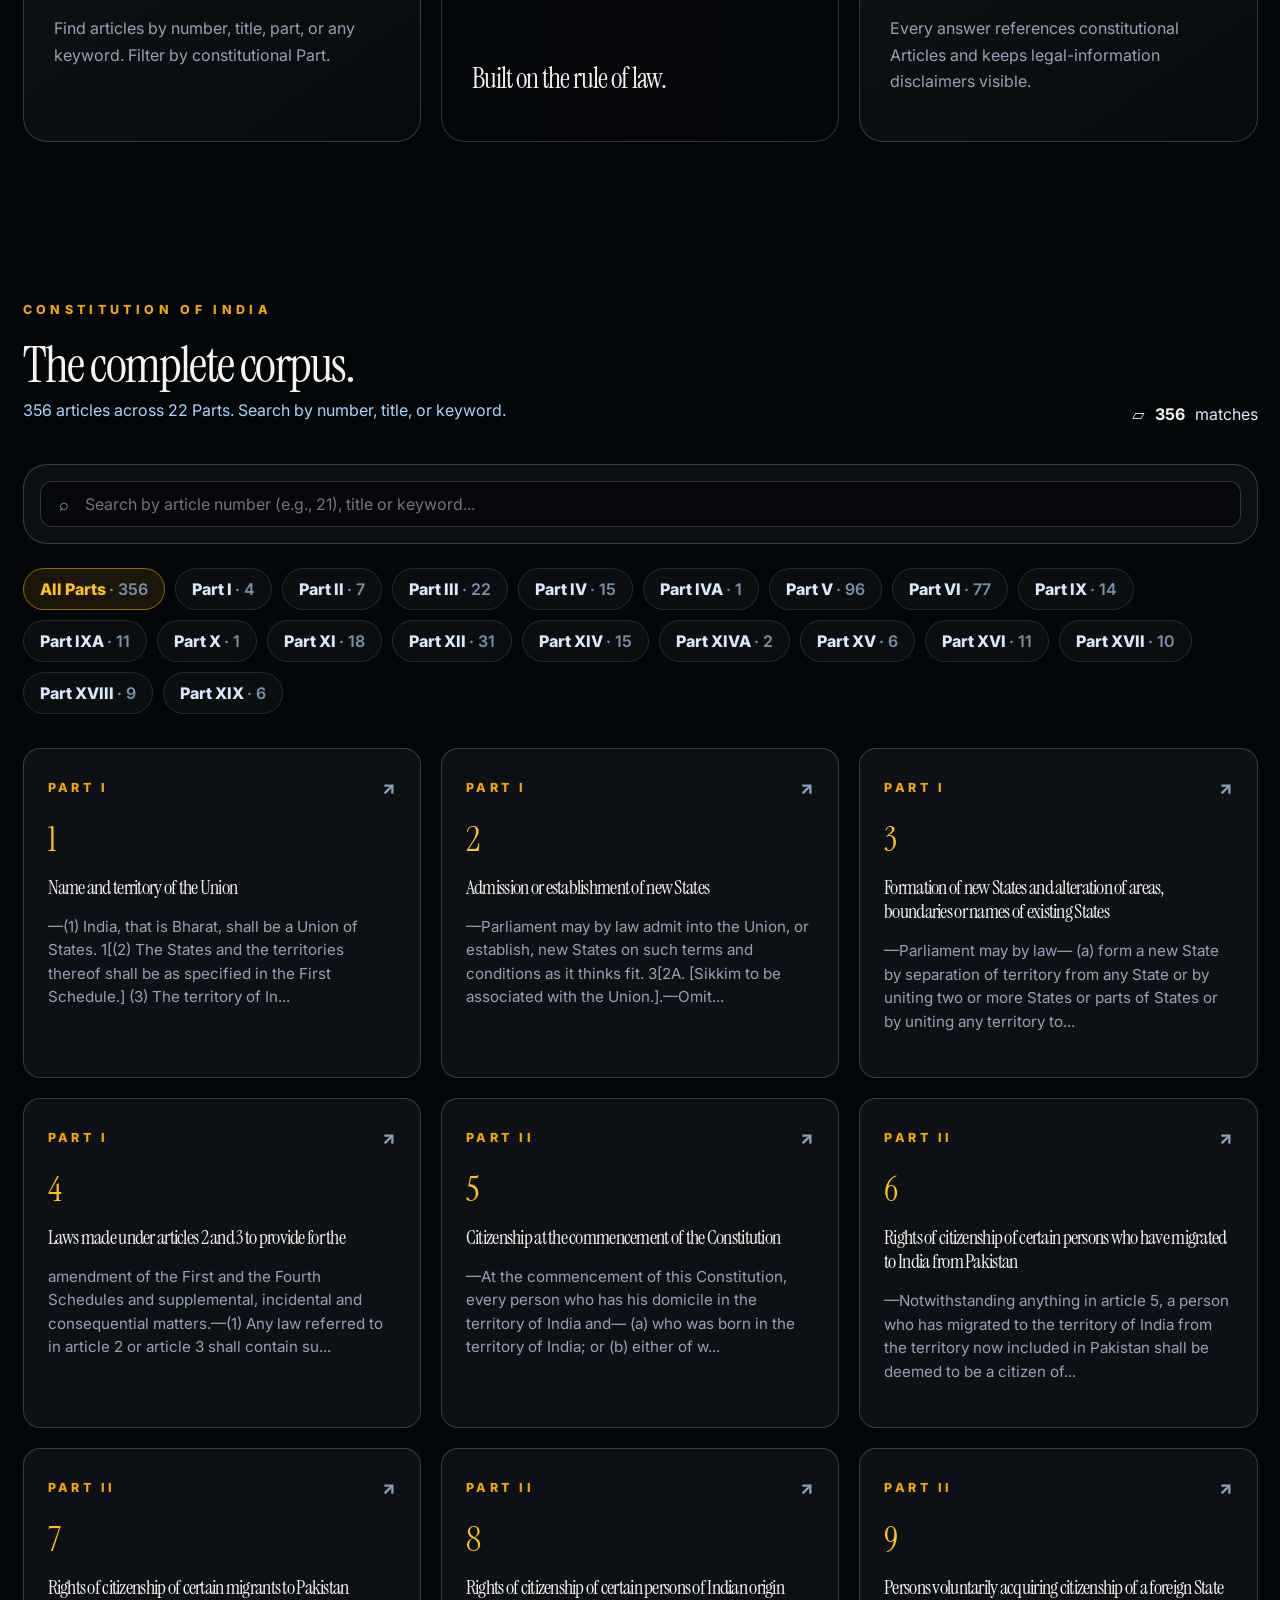
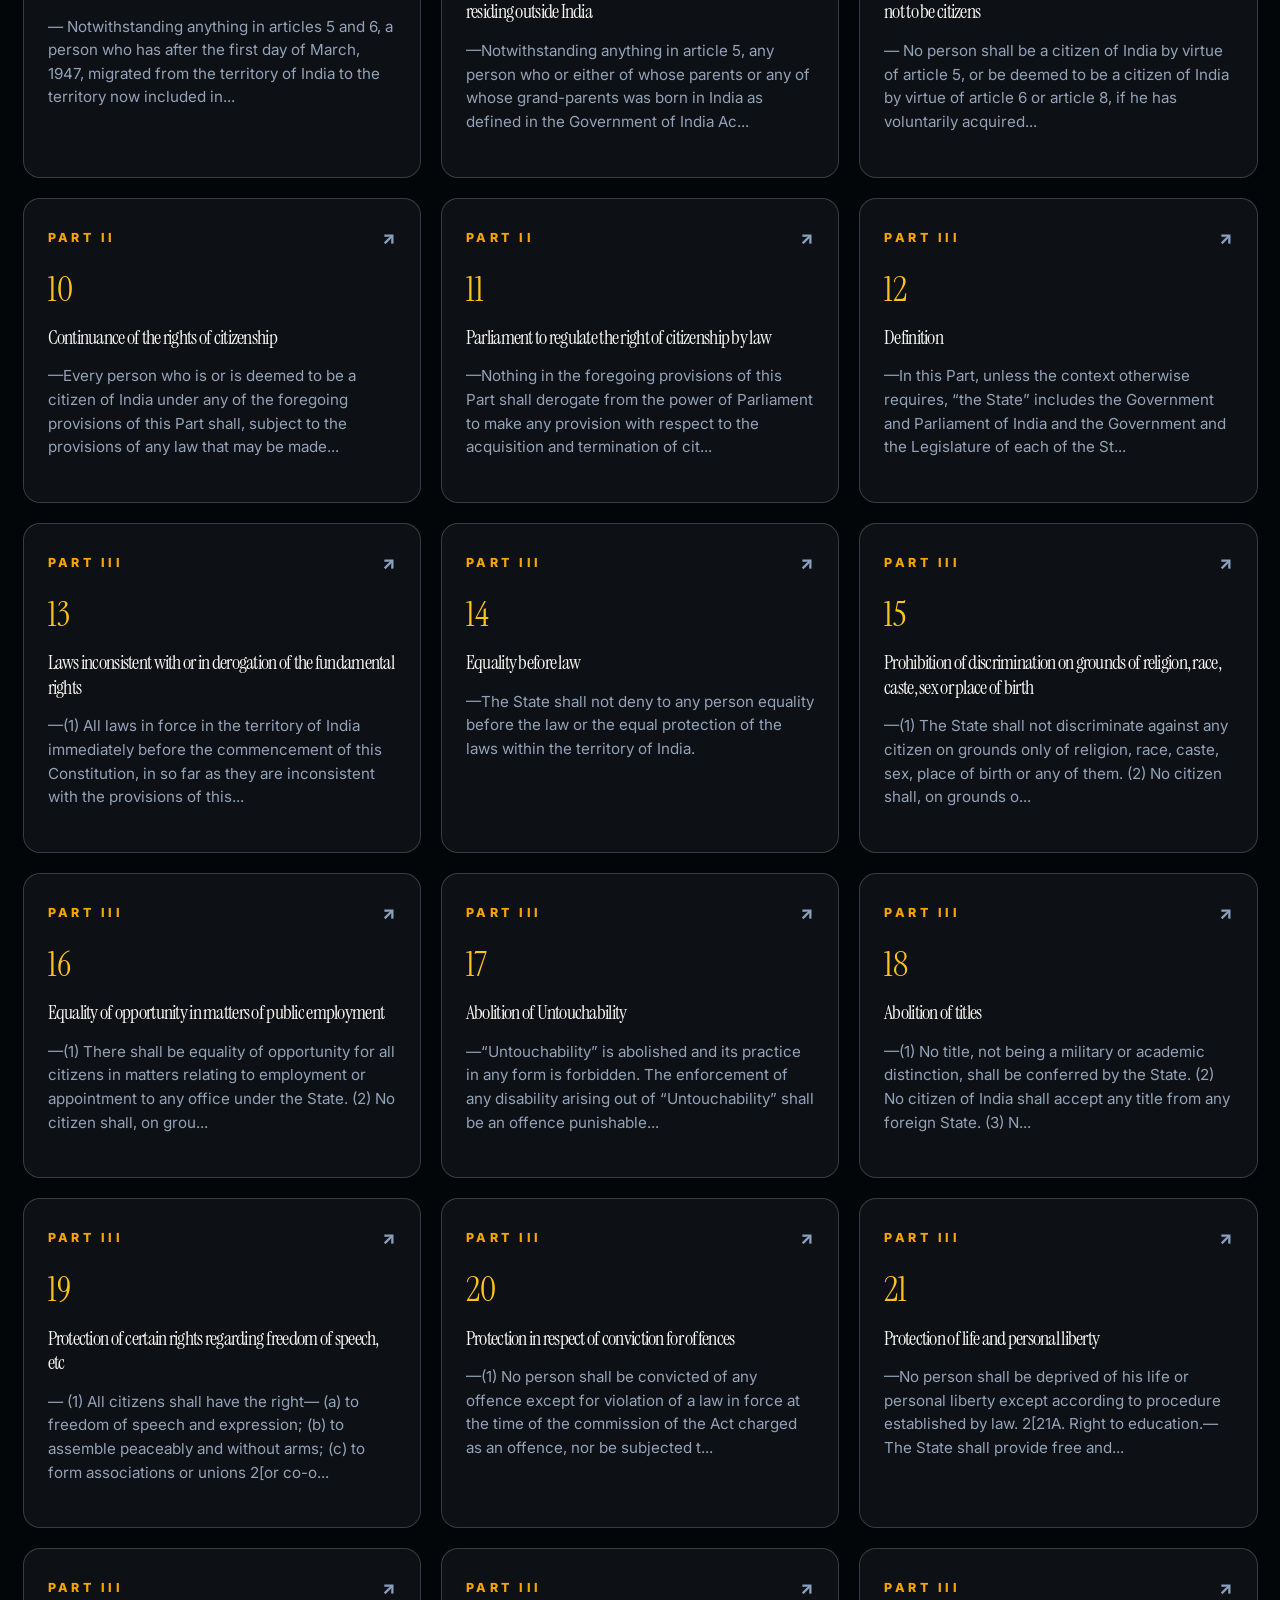
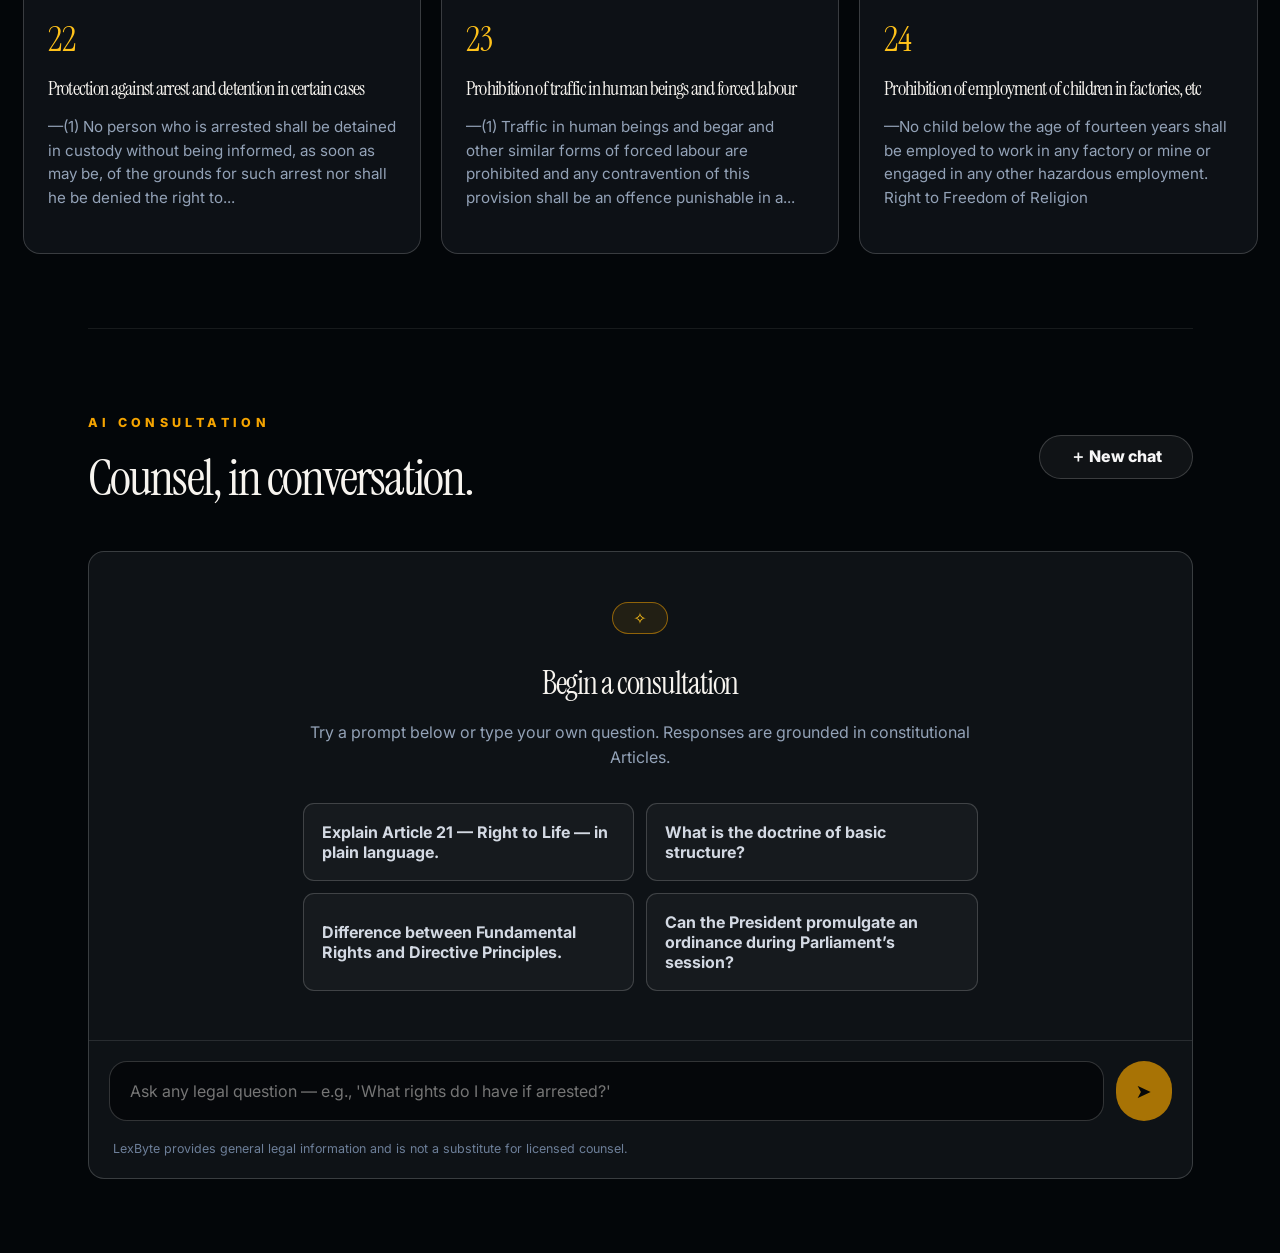
<file: templates/index.html>
<!doctype html>
<html lang="en">

<head>
    <!-- Google Tag Manager -->
<script>(function(w,d,s,l,i){w[l]=w[l]||[];w[l].push({'gtm.start':
new Date().getTime(),event:'gtm.js'});var f=d.getElementsByTagName(s)[0],
j=d.createElement(s),dl=l!='dataLayer'?'&l='+l:'';j.async=true;j.src=
'https://www.googletagmanager.com/gtm.js?id='+i+dl;f.parentNode.insertBefore(j,f);
})(window,document,'script','dataLayer','GTM-TGNKZ2SJ');</script>
<!-- End Google Tag Manager -->
    <meta charset="utf-8">
    <meta name="viewport" content="width=device-width, initial-scale=1">
    <meta name="google-site-verification" content="76vpm8bO1Rj0YvoCUKk68O0FuBuEUY-KrwAwNYEreFo" />
    <title>LexByte AI Lawyer — Indian Constitutional Intelligence</title>
    <link rel="preconnect" href="https://fonts.googleapis.com">
    <link rel="preconnect" href="https://fonts.gstatic.com" crossorigin>
    <link
        href="https://fonts.googleapis.com/css2?family=Instrument+Serif:ital@0;1&family=Inter:wght@400;500;600;700;800&display=swap"
        rel="stylesheet">
    <link rel="stylesheet" href="static/styles.css">
</head>
<!-- Google tag (gtag.js) -->
<script async src="https://www.googletagmanager.com/gtag/js?id=G-9KRM4L206Z"></script>
<script>
  window.dataLayer = window.dataLayer || [];
  function gtag(){dataLayer.push(arguments);}
  gtag('js', new Date());

  gtag('config', 'G-9KRM4L206Z');
</script>
<body>
    <!-- Google Tag Manager (noscript) -->
<noscript><iframe src="https://www.googletagmanager.com/ns.html?id=GTM-TGNKZ2SJ"
height="0" width="0" style="display:none;visibility:hidden"></iframe></noscript>
<!-- End Google Tag Manager (noscript) -->
    <header class="topbar">
        <a class="brand" href="#home" aria-label="LexByte home">
            <span class="brand-mark" style="display:inline-flex; align-items:center;">
                <svg fill="var(--gold)" width="24" height="24" viewBox="0 0 50 50" version="1.2" baseProfile="tiny"
                    xmlns="http://www.w3.org/2000/svg" overflow="inherit"
                    style="margin-right: 4px; transform: translateY(-1px);">
                    <path
                        d="M.295 27.581c.41 3.175 3.117 5.626 6.405 5.626 3.284 0 5.989-2.451 6.4-5.626h-12.805zm34.887 12.999c0 .553-.446 1.003-.998 1.003h-18.656c-.548 0-1-.45-1-1.003 0-.549.451-.993 1-.993h18.655c.552 0 .999.444.999.993zm-20.545 1.514h20.437v2.887h-20.437zm22.263-14.513c.409 3.175 3.119 5.626 6.402 5.626 3.285 0 5.991-2.451 6.399-5.626h-12.801zm12.449-2.009l-5.243-7.222h2.803c.682 0 1.231-.559 1.231-1.25 0-.685-.55-1.238-1.231-1.238h-14.848c-.885-2.441-3.021-4.275-5.634-4.732v-3.897c0-.693-.556-1.246-1.245-1.246l-.116.013-.116-.013c-.689 0-1.243.553-1.243 1.246v3.895c-2.613.457-4.748 2.291-5.632 4.732h-14.851c-.677 0-1.229.553-1.229 1.238 0 .692.552 1.25 1.229 1.25h2.675l-5.244 7.222h-.655v1.334h13.398v-1.334h-.658l-5.242-7.22h12.169c0-.282.031-.559.073-.824.043-.125.072-.252.072-.383.458-1.93 1.966-3.463 3.895-3.933v13.697h-.052c-.107 5.152-2.558 9.645-6.194 12.17h15.214c-3.637-2.525-6.086-7.018-6.199-12.17h-.048v-13.697c1.926.47 3.439 2.003 3.894 3.933.004.131.031.258.075.383.04.266.065.542.065.824h12.042l-5.244 7.222h-.654v1.334h13.394v-1.334h-.651zm-43.184 0h-4.185l4.185-5.765v5.765zm1.071 0v-5.765l4.185 5.765h-4.185zm35.532 0h-4.187l4.187-5.765v5.765zm1.066 0v-5.765l4.19 5.765h-4.19zm-35.893-11.448c0 .679-.556 1.239-1.24 1.239-.687 0-1.245-.56-1.245-1.239 0-.686.558-1.246 1.245-1.246.684-.001 1.24.56 1.24 1.246zm36.604-.066c0 .691-.556 1.239-1.242 1.239-.689 0-1.242-.548-1.242-1.239 0-.686.553-1.245 1.242-1.245.686 0 1.242.559 1.242 1.245z" />
                </svg>
            </span>
            <span class="brand-name">LexByte</span>
            <span class="brand-kicker">AI Lawyer</span>
        </a>
        <nav class="nav" aria-label="Primary navigation">
            <a class="active" href="#home">Home</a>
            <a href="#constitution">Constitution</a>
            <a href="#consult">Consult AI</a>
        </nav>
        <a class="ask-pill" href="#consult">✦ <span>Ask AI</span></a>
    </header>

    <main>
        <section id="home" class="hero section-shell">
            <div class="model-pill">✧ Powered by legal intelligence</div>
            <h1>Justice, articulated<br>by <em>intelligence.</em></h1>
            <p class="hero-copy">LexByte is a premium AI Lawyer for India — ask any legal question in plain language and
                traverse <strong>395 articles</strong> of the Constitution with surgical search. Every answer is
                grounded,
                structured, and citable.</p>
            <div class="hero-actions">
                <a class="primary-btn" href="#consult">Start a Consultation <span>→</span></a>
                <a class="secondary-btn" href="#constitution">▱ Browse Constitution</a>
            </div>
            <div class="stats" aria-label="Platform statistics">
                <div><strong>395</strong><span>Articles</span></div>
                <div><strong>22</strong><span>Parts</span></div>
                <div><strong>∞</strong><span>Questions</span></div>
            </div>
        </section>

        <section class="capabilities section-shell" aria-labelledby="capabilities-title">
            <div class="section-heading split">
                <div>
                    <p class="eyebrow">Capabilities</p>
                    <h2 id="capabilities-title">A control room for Indian Law.</h2>
                </div>
                <p>Built for advocates, paralegals, law students, and curious citizens. Premium glass UI, instant
                    answers, deep
                    search.</p>
            </div>
            <div class="feature-grid">
                <article class="feature-card feature-wide warm-card">
                    <span class="icon-box amber">▱</span>
                    <span class="card-index">01 / Consult</span>
                    <h3>Conversational legal counsel.</h3>
                    <p>Ask in natural language. Get contextual answers citing constitutional Articles and practical next
                        steps —
                        streamed into a calm counsel workspace.</p>
                    <a href="#consult">Begin consultation →</a>
                </article>
                <article class="feature-card book-card">
                    <span class="card-index">02 / Database</span>
                    <h3>395+ Articles. Indexed.</h3>
                    <p>Browse every Part of the Constitution — from Fundamental Rights to Emergency Provisions.</p>
                    <a href="#constitution">Open library →</a>
                </article>
                <article class="feature-card compact-card">
                    <span class="icon-box blue">⌕</span>
                    <h3>Smart Search</h3>
                    <p>Find articles by number, title, part, or any keyword. Filter by constitutional Part.</p>
                </article>
                <article class="feature-card statue-card">
                    <span class="card-index">Equity</span>
                    <h3>Built on the rule of law.</h3>
                </article>
                <article class="feature-card compact-card">
                    <span class="icon-box green">♢</span>
                    <h3>Grounded &amp; Cited</h3>
                    <p>Every answer references constitutional Articles and keeps legal-information disclaimers visible.
                    </p>
                </article>
            </div>
        </section>

        <section id="constitution" class="library section-shell" aria-labelledby="constitution-title">
            <div class="section-heading split">
                <div>
                    <p class="eyebrow">Constitution of India</p>
                    <h2 id="constitution-title">The complete corpus.</h2>
                    <p class="subline"><span id="articleTotal">395</span> articles across 22 Parts. Search by number,
                        title, or
                        keyword.</p>
                </div>
                <div class="match-count">▱ <strong id="matchCount">395</strong> matches</div>
            </div>
            <div class="search-panel">
                <label class="search-box" for="search"><span>⌕</span><input id="search" type="search"
                        placeholder="Search by article number (e.g., 21), title or keyword..."></label>
            </div>
            <div id="partFilters" class="part-filters" aria-label="Constitution part filters"></div>
            <div id="results" class="article-grid"></div>
        </section>

        <section id="consult" class="consult section-shell" aria-labelledby="consult-title">
            <div class="section-heading split consult-heading">
                <div>
                    <p class="eyebrow">AI Consultation</p>
                    <h2 id="consult-title">Counsel, in conversation.</h2>
                </div>
                <button id="newChat" type="button" class="ghost-btn">＋ New chat</button>
            </div>
            <div class="chat-shell">
                <div id="answer" class="chat-window">
                    <div class="empty-state">
                        <span class="spark">✧</span>
                        <h3>Begin a consultation</h3>
                        <p>Try a prompt below or type your own question. Responses are grounded in constitutional
                            Articles.</p>
                        <div class="prompt-grid">
                            <button type="button" class="prompt">Explain Article 21 — Right to Life — in plain
                                language.</button>
                            <button type="button" class="prompt">What is the doctrine of basic structure?</button>
                            <button type="button" class="prompt">Difference between Fundamental Rights and Directive
                                Principles.</button>
                            <button type="button" class="prompt">Can the President promulgate an ordinance during
                                Parliament’s
                                session?</button>
                        </div>
                    </div>
                </div>
                <form id="consultForm" class="composer">
                    <input id="question" autocomplete="off"
                        placeholder="Ask any legal question — e.g., 'What rights do I have if arrested?'">
                    <button type="submit" aria-label="Send question">➤</button>
                </form>
                <p class="fineprint">LexByte provides general legal information and is not a substitute for licensed
                    counsel.
                </p>
            </div>
        </section>
    </main>

    <script src="static/constitution-data.js"></script>
    <script src="static/app.js"></script>
</body>

</html>
</file>
<file: static/styles.css>
:root {
  color-scheme: dark;
  --bg: #030609;
  --panel: #0d1116;
  --panel-2: #11161b;
  --line: rgba(255, 255, 255, .11);
  --line-strong: rgba(255, 255, 255, .18);
  --text: #f7f4ef;
  --muted: #93a2b7;
  --blue: #aed2ff;
  --gold: #f5a400;
  --gold-2: #ffc21a;
  --green: #36d399;
  --radius: 24px;
  --serif: 'Instrument Serif', Georgia, serif;
  --sans: Inter, ui-sans-serif, system-ui, -apple-system, Segoe UI, sans-serif;
}

* {
  box-sizing: border-box;
}

html {
  scroll-behavior: smooth;
}

body {
  margin: 0;
  min-height: 100vh;
  background: var(--bg);
  color: var(--text);
  font-family: var(--sans);
  overflow-x: hidden;
}

body::before {
  content: '';
  position: fixed;
  inset: 0;
  pointer-events: none;
  background: radial-gradient(circle at 50% 0, rgba(245, 164, 0, .08), transparent 30%), linear-gradient(180deg, rgba(255, 255, 255, .025), transparent 28%);
}

a {
  color: inherit;
  text-decoration: none;
}

button,
input {
  font: inherit;
}

.topbar {
  position: sticky;
  top: 0;
  z-index: 20;
  height: 92px;
  display: grid;
  grid-template-columns: 1fr auto 1fr;
  align-items: center;
  padding: 0 clamp(22px, 9vw, 185px);
  background: rgba(3, 6, 9, .82);
  backdrop-filter: blur(20px);
  border-bottom: 1px solid rgba(255, 255, 255, .06);
}

.brand,
.nav,
.ask-pill {
  display: flex;
  align-items: center;
}

.brand {
  gap: 13px;
  justify-self: start;
}

.brand-mark {
  display: grid;
  place-items: center;
  width: 46px;
  height: 46px;
  border-radius: 15px;
  color: var(--gold-2);
  background: rgba(245, 164, 0, .13);
  border: 1px solid rgba(245, 164, 0, .45);
  font-size: 1.35rem;
}

.brand-name {
  font: 1.55rem/1 var(--serif);
}

.brand-kicker,
.eyebrow,
.model-pill,
.card-index {
  color: var(--gold);
  text-transform: uppercase;
  letter-spacing: .35em;
  font-weight: 800;
  font-size: .78rem;
}

.nav {
  gap: 12px;
  padding: 4px;
  border-radius: 999px;
}

.nav a {
  color: #c9d1dd;
  padding: 14px 22px;
  border-radius: 999px;
  font-weight: 700;
}

.nav a.active,
.nav a:hover {
  color: var(--gold-2);
  background: rgba(245, 164, 0, .12);
  box-shadow: inset 0 0 0 1px rgba(245, 164, 0, .32);
}

.ask-pill {
  justify-self: end;
  gap: 10px;
  background: var(--gold);
  color: #070707;
  border-radius: 999px;
  padding: 16px 28px;
  font-weight: 800;
}

.section-shell {
  width: min(1235px, calc(100% - 36px));
  margin: 0 auto;
}

.hero {
  min-height: 760px;
  display: grid;
  justify-items: center;
  align-content: center;
  text-align: center;
  padding: 88px 0 64px;
}

.model-pill {
  border: 1px solid rgba(245, 164, 0, .42);
  background: rgba(245, 164, 0, .08);
  border-radius: 999px;
  padding: 12px 23px;
  margin-bottom: 46px;
}

h1,
h2,
h3 {
  margin: 0;
  font-family: var(--serif);
  font-weight: 500;
  letter-spacing: -.035em;
}

h1 {
  font-size: clamp(4.4rem, 7.6vw, 7.9rem);
  line-height: .82;
  max-width: 950px;
}

h1 em {
  color: var(--gold-2);
}

.hero-copy {
  max-width: 870px;
  color: var(--blue);
  font-size: clamp(1.15rem, 1.8vw, 1.46rem);
  line-height: 1.55;
  margin: 34px 0 0;
}

.hero-actions {
  display: flex;
  gap: 15px;
  margin-top: 52px;
  flex-wrap: wrap;
  justify-content: center;
}

.primary-btn,
.secondary-btn,
.ghost-btn {
  min-height: 58px;
  display: inline-flex;
  align-items: center;
  justify-content: center;
  border-radius: 999px;
  font-weight: 800;
}

.primary-btn {
  gap: 18px;
  background: var(--gold);
  color: #050505;
  padding: 0 31px;
}

.secondary-btn,
.ghost-btn {
  color: #f7f7f7;
  background: rgba(255, 255, 255, .055);
  border: 1px solid var(--line-strong);
  padding: 0 30px;
}

.stats {
  display: flex;
  gap: 0;
  margin-top: 82px;
}

.stats div {
  min-width: 130px;
  padding: 0 38px;
  border-right: 1px solid var(--line);
}

.stats div:last-child {
  border-right: 0;
}

.stats strong {
  display: block;
  font: 2rem/1 var(--serif);
}

.stats span {
  color: #80a4d3;
  letter-spacing: .3em;
  text-transform: uppercase;
  font-size: .76rem;
}

.capabilities,
.library,
.consult {
  padding: 74px 0;
}

.section-heading {
  margin-bottom: 40px;
}

.split {
  display: grid;
  grid-template-columns: 1.2fr .8fr;
  gap: 40px;
  align-items: end;
}

.section-heading h2 {
  font-size: clamp(2.7rem, 4vw, 4.25rem);
  margin-top: 14px;
}

.section-heading p:not(.eyebrow),
.subline {
  color: var(--blue);
  line-height: 1.6;
  margin: 0;
}

.feature-grid {
  display: grid;
  grid-template-columns: repeat(6, 1fr);
  gap: 20px;
}

.feature-card {
  min-height: 240px;
  position: relative;
  overflow: hidden;
  border-radius: var(--radius);
  border: 1px solid var(--line-strong);
  background: linear-gradient(145deg, rgba(255, 255, 255, .055), rgba(255, 255, 255, .022));
  padding: 30px;
  box-shadow: inset 0 1px 0 rgba(255, 255, 255, .06);
}

.feature-wide {
  grid-column: span 4;
  min-height: 320px;
}

.book-card {
  grid-column: span 2;
  background: linear-gradient(135deg, rgba(10, 13, 18, .75), rgba(10, 13, 18, .2)), radial-gradient(circle at 80% 0, rgba(255, 255, 255, .16), transparent 45%);
}

.compact-card,
.statue-card {
  grid-column: span 2;
}

.warm-card {
  background: radial-gradient(circle at 100% 0, rgba(245, 164, 0, .16), transparent 45%), linear-gradient(145deg, rgba(255, 255, 255, .06), rgba(255, 255, 255, .025));
}

.statue-card {
  display: flex;
  flex-direction: column;
  justify-content: end;
  background: linear-gradient(90deg, rgba(5, 7, 10, .8), rgba(5, 7, 10, .38)), radial-gradient(circle at 55% 20%, rgba(255, 255, 255, .2), transparent 24%);
}

.icon-box {
  display: grid;
  place-items: center;
  width: 44px;
  height: 44px;
  border-radius: 12px;
  margin-bottom: 34px;
  border: 1px solid currentColor;
}

.amber,
.feature-card a {
  color: var(--gold-2);
}

.blue {
  color: #7db5ff;
}

.green {
  color: var(--green);
}

.card-index {
  position: absolute;
  right: 28px;
  top: 34px;
}

.feature-card h3 {
  font-size: 2.05rem;
  margin: 38px 0 14px;
}

.compact-card h3,
.statue-card h3,
.book-card h3 {
  font-size: 1.75rem;
}

.feature-card p {
  color: var(--muted);
  line-height: 1.65;
  max-width: 560px;
}

.feature-card a {
  display: inline-block;
  margin-top: 14px;
  font-weight: 800;
}

.match-count {
  justify-self: end;
  color: #dce9ff;
}

.match-count strong {
  color: var(--text);
  margin: 0 6px;
}

.search-panel {
  padding: 16px;
  border-radius: var(--radius);
  border: 1px solid var(--line-strong);
  background: rgba(255, 255, 255, .045);
}

.search-box {
  min-height: 46px;
  display: flex;
  align-items: center;
  gap: 14px;
  border: 1px solid var(--line-strong);
  border-radius: 12px;
  background: #05070a;
  padding: 0 18px;
  color: var(--muted);
}

.search-box input {
  width: 100%;
  border: 0;
  outline: 0;
  color: var(--text);
  background: transparent;
}

.part-filters {
  display: flex;
  gap: 10px;
  flex-wrap: wrap;
  margin: 24px 0 34px;
}

.part-chip {
  border: 1px solid var(--line);
  color: #d9e8ff;
  background: rgba(255, 255, 255, .035);
  border-radius: 999px;
  padding: 10px 16px;
  cursor: pointer;
  font-weight: 800;
}

.part-chip span {
  color: #7890ad;
  font-weight: 600;
}

.part-chip.active {
  color: var(--gold-2);
  border-color: rgba(245, 164, 0, .55);
  background: rgba(245, 164, 0, .1);
}

.article-grid {
  display: grid;
  grid-template-columns: repeat(3, 1fr);
  gap: 20px;
}

.article-card {
  min-height: 245px;
  border-radius: 17px;
  border: 1px solid var(--line-strong);
  background: var(--panel);
  padding: 28px 24px;
}

.article-top {
  display: flex;
  justify-content: space-between;
  align-items: center;
  color: var(--gold);
  text-transform: uppercase;
  letter-spacing: .28em;
  font-weight: 800;
  font-size: .78rem;
}

.article-top a {
  color: #8ba0bc;
  font-size: 1.1rem;
  letter-spacing: 0;
}

.article-card strong {
  display: block;
  color: var(--gold-2);
  font: 2.2rem/1 var(--serif);
  margin: 24px 0 18px;
}

.article-card h3 {
  font-size: 1.28rem;
  line-height: 1.2;
}

.article-card p {
  color: var(--muted);
  line-height: 1.55;
  font-size: .95rem;
}

.empty-results {
  color: var(--muted);
  grid-column: 1/-1;
}

.consult {
  border-top: 1px solid rgba(255, 255, 255, .08);
}

.consult.section-shell {
  width: min(1105px, calc(100% - 36px));
}

.consult-heading {
  align-items: center;
}

.ghost-btn {
  justify-self: end;
  min-height: 44px;
  cursor: pointer;
}

.chat-shell {
  border: 1px solid var(--line-strong);
  border-radius: 16px;
  background: #0e1216;
  overflow: hidden;
}

.chat-window {
  min-height: 488px;
  display: grid;
  place-items: center;
  padding: 42px;
}

.empty-state {
  max-width: 675px;
  text-align: center;
}

.spark {
  display: inline-grid;
  place-items: center;
  color: var(--gold-2);
  width: 56px;
  height: 32px;
  border-radius: 999px;
  border: 1px solid rgba(245, 164, 0, .52);
  background: rgba(245, 164, 0, .09);
}

.empty-state h3 {
  font-size: 2rem;
  margin-top: 28px;
}

.empty-state p {
  color: var(--muted);
  line-height: 1.6;
}

.prompt-grid {
  display: grid;
  grid-template-columns: repeat(2, 1fr);
  gap: 12px;
  margin-top: 32px;
}

.prompt {
  text-align: left;
  color: #d3d9e3;
  border: 1px solid var(--line-strong);
  background: rgba(255, 255, 255, .035);
  border-radius: 11px;
  padding: 18px;
  min-height: 74px;
  cursor: pointer;
  font-weight: 700;
}

.composer {
  display: grid;
  grid-template-columns: 1fr 56px;
  gap: 12px;
  padding: 20px;
  border-top: 1px solid var(--line);
}

.composer input {
  min-height: 60px;
  border-radius: 18px;
  border: 1px solid var(--line-strong);
  background: #05070a;
  color: var(--text);
  outline: 0;
  padding: 0 20px;
}

.composer button {
  border: 0;
  border-radius: 999px;
  background: #a87305;
  color: #080808;
  font-size: 1.2rem;
  cursor: pointer;
}

.fineprint {
  color: #6d7f99;
  font-size: .78rem;
  padding: 0 24px 22px;
  margin: 0;
}

.message {
  width: 100%;
  max-width: 760px;
  display: grid;
  gap: 18px;
}

.question-bubble {
  justify-self: end;
  max-width: 78%;
  background: rgba(245, 164, 0, .15);
  border: 1px solid rgba(245, 164, 0, .34);
  border-radius: 18px 18px 4px 18px;
  padding: 14px 18px;
}

.answer-card {
  background: rgba(255, 255, 255, .045);
  border: 1px solid var(--line-strong);
  border-radius: 18px;
  padding: 22px;
}

.answer-card span {
  color: var(--gold);
  text-transform: uppercase;
  letter-spacing: .2em;
  font-size: .75rem;
  font-weight: 900;
}

.answer-card p {
  color: #d6e2f2;
  line-height: 1.65;
}

.answer-card ul {
  display: grid;
  gap: 8px;
  padding: 0;
  margin: 18px 0 0;
  list-style: none;
}

.answer-card li {
  color: var(--gold-2);
  font-weight: 800;
}

.answer-card li span {
  display: block;
  color: var(--muted);
  text-transform: none;
  letter-spacing: 0;
  font-size: .88rem;
  font-weight: 600;
}

.answer-body {
  color: #d6e2f2;
  line-height: 1.7;
}

.cursor-blink {
  animation: blink 1s steps(1) infinite;
  color: var(--gold-2);
  font-weight: 300;
}

@keyframes blink {

  0%,
  100% {
    opacity: 1;
  }

  50% {
    opacity: 0;
  }
}

.answer-body p {
  margin: 0 0 10px;
}

.answer-body p:last-child {
  margin-bottom: 0;
}

.answer-body strong {
  color: var(--text);
}

.answer-body ol {
  margin: 10px 0 14px 18px;
  padding: 0;
  display: flex;
  flex-direction: column;
  gap: 8px;
}

.answer-body li {
  color: #d6e2f2;
}

.related-list {
  display: grid;
  gap: 8px;
  padding: 0;
  margin: 18px 0 0;
  list-style: none;
  border-top: 1px solid var(--line);
  padding-top: 16px;
}

.related-list li {
  color: var(--gold-2);
  font-weight: 800;
}

.related-list li span {
  display: block;
  color: var(--muted);
  text-transform: none;
  letter-spacing: 0;
  font-size: .88rem;
  font-weight: 600;
}

@media (max-width: 960px) {
  .topbar {
    grid-template-columns: 1fr;
    height: auto;
    gap: 14px;
    padding: 18px;
  }

  .brand,
  .ask-pill {
    justify-self: center;
  }

  .nav {
    order: 3;
    overflow-x: auto;
    max-width: 100%;
  }

  .split,
  .article-grid {
    grid-template-columns: 1fr;
  }

  .feature-wide,
  .book-card,
  .compact-card,
  .statue-card {
    grid-column: 1 / -1;
  }

  .hero {
    min-height: auto;
  }

  .stats {
    flex-wrap: wrap;
    justify-content: center;
  }

  .prompt-grid {
    grid-template-columns: 1fr;
  }
}

@media (max-width: 620px) {
  h1 {
    font-size: 4rem;
  }

  .hero-copy {
    font-size: 1rem;
  }

  .topbar {
    position: relative;
  }

  .stats div {
    min-width: 95px;
    padding: 0 16px;
  }

  .composer {
    grid-template-columns: 1fr;
  }
}
</file>
<file: docs/static/style.css>
/* ===== CSS Variables ===== */
:root {
    --primary-color: #1a237e;
    --primary-light: #3949ab;
    --primary-dark: #0d1642;
    --accent-gold: #ffd700;
    --accent-gold-dark: #daa520;
    --bg-dark: #0a0e27;
    --bg-card: #151b3d;
    --bg-card-hover: #1e2651;
    --text-primary: #ffffff;
    --text-secondary: #b8c5d6;
    --text-muted: #7a8ba3;
    --border-color: rgba(255, 255, 255, 0.1);
    --success-color: #4caf50;
    --error-color: #f44336;
    --shadow-sm: 0 2px 8px rgba(0, 0, 0, 0.3);
    --shadow-md: 0 4px 16px rgba(0, 0, 0, 0.4);
    --shadow-lg: 0 8px 32px rgba(0, 0, 0, 0.5);
    --gradient-primary: linear-gradient(135deg, #1a237e 0%, #3949ab 100%);
    --gradient-gold: linear-gradient(135deg, #ffd700 0%, #daa520 100%);
    --gradient-card: linear-gradient(135deg, rgba(21, 27, 61, 0.95) 0%, rgba(26, 35, 126, 0.95) 100%);
}

/* ===== Reset & Base Styles ===== */
* {
    margin: 0;
    padding: 0;
    box-sizing: border-box;
}

body {
    font-family: 'Inter', -apple-system, BlinkMacSystemFont, 'Segoe UI', Roboto, sans-serif;
    background: var(--bg-dark);
    color: var(--text-primary);
    line-height: 1.6;
    overflow-x: hidden;
}

/* Animated background */
body::before {
    content: '';
    position: fixed;
    top: 0;
    left: 0;
    width: 100%;
    height: 100%;
    background:
        radial-gradient(circle at 20% 50%, rgba(26, 35, 126, 0.3) 0%, transparent 50%),
        radial-gradient(circle at 80% 80%, rgba(57, 73, 171, 0.2) 0%, transparent 50%),
        radial-gradient(circle at 40% 20%, rgba(255, 215, 0, 0.1) 0%, transparent 50%);
    z-index: -1;
    animation: backgroundShift 20s ease-in-out infinite;
}

@keyframes backgroundShift {

    0%,
    100% {
        opacity: 1;
        transform: scale(1);
    }

    50% {
        opacity: 0.8;
        transform: scale(1.1);
    }
}

.container {
    max-width: 1400px;
    margin: 0 auto;
    padding: 0 2rem;
}
.container p {
    font-family: "Baloo Bhai";
}

/* ===== Header ===== */
.header {
    background: var(--gradient-card);
    backdrop-filter: blur(10px);
    border-bottom: 1px solid var(--border-color);
    padding: 1.5rem 0;
    position: sticky;
    top: 0;
    z-index: 100;
    box-shadow: var(--shadow-md);
}

.header-content {
    display: flex;
    justify-content: space-between;
    align-items: center;
    gap: 2rem;
}

.logo {
    display: flex;
    align-items: center;
    gap: 1rem;
}

.logo-icon {
    font-size: 3rem;
    filter: drop-shadow(0 0 10px rgba(255, 215, 0, 0.5));
    animation: pulse 3s ease-in-out infinite;
}

@keyframes pulse {

    0%,
    100% {
        transform: scale(1);
    }

    50% {
        transform: scale(1.1);
    }
}

.logo-text h1 {
    font-family: 'Playfair Display', serif;
    font-size: 2rem;
    font-weight: 800;
    background: var(--gradient-gold);
    -webkit-background-clip: text;
    -webkit-text-fill-color: transparent;
    background-clip: text;
    margin: 0;
}

.logo-text p {
    font-size: 0.875rem;
    color: var(--text-secondary);
    margin: 0;
}

.nav {
    display: flex;
    gap: 1rem;
}

.nav-btn {
    background: rgba(255, 255, 255, 0.05);
    border: 1px solid var(--border-color);
    color: var(--text-secondary);
    padding: 0.75rem 1.5rem;
    border-radius: 12px;
    cursor: pointer;
    font-size: 0.95rem;
    font-weight: 500;
    display: flex;
    align-items: center;
    gap: 0.5rem;
    transition: all 0.3s ease;
}

.nav-btn:hover {
    background: rgba(255, 255, 255, 0.1);
    border-color: var(--accent-gold);
    color: var(--text-primary);
    transform: translateY(-2px);
}

.nav-btn.active {
    background: var(--gradient-gold);
    border-color: var(--accent-gold);
    color: var(--primary-dark);
    font-weight: 600;
}

.nav-btn .icon {
    font-size: 1.2rem;
}

/* ===== Main Content ===== */
.main {
    padding: 3rem 0;
    min-height: calc(100vh - 200px);
}

.section {
    display: none;
    animation: fadeIn 0.5s ease;
}

.section.active {
    display: block;
}

@keyframes fadeIn {
    from {
        opacity: 0;
        transform: translateY(20px);
    }

    to {
        opacity: 1;
        transform: translateY(0);
    }
}

/* ===== Consultation Section ===== */
.consultation-layout {
    display: grid;
    grid-template-columns: 1fr 380px;
    gap: 2rem;
}

.chat-container {
    background: rgba(21, 27, 61, 0.85);
    backdrop-filter: blur(12px);
    border: 1px solid rgba(255, 255, 255, 0.1);
    border-radius: 20px;
    overflow: hidden;
    box-shadow: var(--shadow-lg);
    display: flex;
    flex-direction: column;
    height: calc(100vh - 180px);
}

.chat-header {
    background: rgba(255, 215, 0, 0.1);
    border-bottom: 1px solid var(--border-color);
    padding: 1.5rem 2rem;
    display: flex;
    align-items: center;
}

.chat-header h2 {
    font-family: 'Playfair Display', serif;
    font-size: 1.75rem;
    margin-bottom: 0.25rem;
    color: var(--accent-gold);
}

.chat-header p {
    color: var(--text-secondary);
    font-size: 0.95rem;
}

.chat-messages {
    flex: 1;
    overflow-y: auto;
    padding: 2rem;
    display: flex;
    flex-direction: column;
    gap: 1.5rem;
}

/* Custom scrollbar */
.chat-messages::-webkit-scrollbar {
    width: 8px;
}

.chat-messages::-webkit-scrollbar-track {
    background: rgba(255, 255, 255, 0.05);
}

.chat-messages::-webkit-scrollbar-thumb {
    background: var(--accent-gold);
    border-radius: 4px;
}

.message {
    display: flex;
    gap: 1rem;
    animation: messageSlide 0.4s ease;
}

@keyframes messageSlide {
    from {
        opacity: 0;
        transform: translateX(-20px);
    }

    to {
        opacity: 1;
        transform: translateX(0);
    }
}

.user-message {
    flex-direction: row-reverse;
}

.user-message .message-content {
    background: var(--gradient-primary);
}

.message-avatar {
    width: 40px;
    height: 40px;
    border-radius: 50%;
    background: var(--gradient-gold);
    display: flex;
    align-items: center;
    justify-content: center;
    font-size: 1.5rem;
    flex-shrink: 0;
    box-shadow: var(--shadow-sm);
}

.user-message .message-avatar {
    background: var(--gradient-primary);
}

.message-content {
    background: rgba(255, 255, 255, 0.05);
    border: 1px solid var(--border-color);
    border-radius: 16px;
    padding: 1.25rem;
    max-width: 75%;
    box-shadow: var(--shadow-sm);
}

.message-text {
    color: var(--text-primary);
    line-height: 1.6;
}

.message-text p {
    margin-bottom: 0.75rem;
}

.message-text p:last-child {
    margin-bottom: 0;
}

.message-text ul {
    margin: 0.5rem 0;
    padding-left: 1.5rem;
}

.message-text li {
    margin: 0.5rem 0;
    color: var(--text-secondary);
}

.message-text strong {
    color: var(--accent-gold);
    font-weight: 600;
}

.article-reference {
    background: rgba(255, 215, 0, 0.1);
    border-left: 3px solid var(--accent-gold);
    padding: 1rem;
    margin: 1rem 0;
    border-radius: 8px;
}

.article-reference h4 {
    color: var(--accent-gold);
    margin-bottom: 0.5rem;
    font-size: 1.1rem;
}

.disclaimer {
    background: rgba(244, 67, 54, 0.1);
    border-left: 3px solid var(--error-color);
    padding: 0.75rem 1rem;
    margin-top: 1rem;
    border-radius: 8px;
    font-size: 0.875rem;
    color: var(--text-secondary);
}

.chat-input-container {
    border-top: 1px solid var(--border-color);
    padding: 1.5rem 2rem;
    background: rgba(0, 0, 0, 0.2);
}

.chat-input-wrapper {
    display: flex;
    gap: 1rem;
    margin-bottom: 1rem;
}

.chat-input {
    flex: 1;
    background: rgba(255, 255, 255, 0.05);
    border: 1px solid var(--border-color);
    border-radius: 12px;
    padding: 1rem 1.25rem;
    color: var(--text-primary);
    font-size: 1rem;
    font-family: inherit;
    resize: none;
    max-height: 120px;
    transition: all 0.3s ease;
}

.chat-input:focus {
    outline: none;
    border-color: var(--accent-gold);
    background: rgba(255, 255, 255, 0.08);
    box-shadow: 0 0 0 3px rgba(255, 215, 0, 0.1);
}

.send-btn {
    background: var(--gradient-gold);
    border: none;
    width: 50px;
    height: 50px;
    border-radius: 12px;
    cursor: pointer;
    display: flex;
    align-items: center;
    justify-content: center;
    transition: all 0.3s ease;
    box-shadow: var(--shadow-sm);
}

.send-btn:hover {
    transform: translateY(-2px);
    box-shadow: var(--shadow-md);
}

.send-btn:active {
    transform: translateY(0);
}

.send-icon {
    font-size: 1.25rem;
    color: var(--primary-dark);
}

.quick-questions {
    display: flex;
    flex-wrap: wrap;
    gap: 0.5rem;
}

.quick-btn {
    background: rgba(255, 255, 255, 0.05);
    border: 1px solid var(--border-color);
    color: var(--text-secondary);
    padding: 0.5rem 1rem;
    border-radius: 20px;
    font-size: 0.875rem;
    cursor: pointer;
    transition: all 0.3s ease;
}

.quick-btn:hover {
    background: rgba(255, 215, 0, 0.1);
    border-color: var(--accent-gold);
    color: var(--accent-gold);
}

/* ===== Sidebar ===== */
.sidebar {
    display: flex;
    flex-direction: column;
    gap: 1.5rem;
}

.info-card {
    background: rgba(21, 27, 61, 0.85);
    backdrop-filter: blur(10px);
    border: 1px solid rgba(255, 255, 255, 0.1);
    border-radius: 16px;
    padding: 1.5rem;
    box-shadow: var(--shadow-md);
    transition: all 0.3s ease;
}

.info-card:hover {
    transform: translateY(-4px);
    box-shadow: var(--shadow-lg);
}

.info-card h3 {
    font-size: 1.1rem;
    margin-bottom: 1rem;
    color: var(--accent-gold);
    display: flex;
    align-items: center;
    gap: 0.5rem;
}

.stats {
    display: grid;
    grid-template-columns: repeat(3, 1fr);
    gap: 1rem;
}

.stat-item {
    text-align: center;
}

.stat-number {
    font-size: 2rem;
    font-weight: 700;
    background: var(--gradient-gold);
    -webkit-background-clip: text;
    -webkit-text-fill-color: transparent;
    background-clip: text;
}

.stat-label {
    font-size: 0.875rem;
    color: var(--text-secondary);
    margin-top: 0.25rem;
}

.provisions-list {
    display: flex;
    flex-direction: column;
    gap: 0.75rem;
}

.provision-item {
    display: flex;
    align-items: center;
    gap: 1rem;
    padding: 0.75rem;
    background: rgba(255, 255, 255, 0.05);
    border: 1px solid var(--border-color);
    border-radius: 10px;
    text-decoration: none;
    transition: all 0.3s ease;
}

.provision-item:hover {
    background: rgba(255, 215, 0, 0.1);
    border-color: var(--accent-gold);
    transform: translateX(5px);
}

.provision-number {
    background: var(--gradient-gold);
    color: var(--primary-dark);
    padding: 0.25rem 0.75rem;
    border-radius: 6px;
    font-weight: 600;
    font-size: 0.875rem;
    white-space: nowrap;
}

.provision-text {
    color: var(--text-secondary);
    font-size: 0.9rem;
}

.disclaimer-card p {
    color: var(--text-secondary);
    font-size: 0.875rem;
    line-height: 1.5;
}

/* ===== Articles Section ===== */
.articles-header {
    margin-bottom: 2rem;
}

.articles-header h2 {
    font-family: 'Playfair Display', serif;
    font-size: 2.5rem;
    margin-bottom: 1.5rem;
    background: var(--gradient-gold);
    -webkit-background-clip: text;
    -webkit-text-fill-color: transparent;
    background-clip: text;
}

.search-container {
    display: flex;
    gap: 1rem;
    max-width: 600px;
}

.search-input {
    flex: 1;
    background: rgba(255, 255, 255, 0.05);
    border: 1px solid var(--border-color);
    border-radius: 12px;
    padding: 1rem 1.5rem;
    color: var(--text-primary);
    font-size: 1rem;
    transition: all 0.3s ease;
}

.search-input:focus {
    outline: none;
    border-color: var(--accent-gold);
    background: rgba(255, 255, 255, 0.08);
    box-shadow: 0 0 0 3px rgba(255, 215, 0, 0.1);
}

.search-btn {
    background: var(--gradient-gold);
    border: none;
    padding: 1rem 1.5rem;
    border-radius: 12px;
    cursor: pointer;
    font-size: 1.25rem;
    transition: all 0.3s ease;
}

.search-btn:hover {
    transform: translateY(-2px);
    box-shadow: var(--shadow-md);
}

.parts-grid {
    display: grid;
    grid-template-columns: repeat(auto-fill, minmax(280px, 1fr));
    gap: 1.5rem;
    margin-bottom: 3rem;
}

.part-card {
    background: var(--gradient-card);
    border: 1px solid var(--border-color);
    border-radius: 16px;
    padding: 1.5rem;
    cursor: pointer;
    transition: all 0.3s ease;
    box-shadow: var(--shadow-md);
}

.part-card:hover {
    transform: translateY(-5px);
    box-shadow: var(--shadow-lg);
    border-color: var(--accent-gold);
}

.part-number {
    font-size: 2rem;
    font-weight: 700;
    background: var(--gradient-gold);
    -webkit-background-clip: text;
    -webkit-text-fill-color: transparent;
    background-clip: text;
    margin-bottom: 0.5rem;
}

.part-title {
    font-size: 1.1rem;
    font-weight: 600;
    color: var(--text-primary);
    margin-bottom: 0.5rem;
}

.part-count {
    font-size: 0.875rem;
    color: var(--text-secondary);
}

.articles-list {
    display: flex;
    flex-direction: column;
    gap: 1.5rem;
}

.article-card {
    background: rgba(21, 27, 61, 0.85);
    backdrop-filter: blur(10px);
    border: 1px solid rgba(255, 255, 255, 0.1);
    border-radius: 16px;
    padding: 2rem;
    box-shadow: var(--shadow-md);
    transition: all 0.3s ease;
}

.article-card:hover {
    transform: translateY(-3px);
    box-shadow: var(--shadow-lg);
    border-color: var(--accent-gold);
}

.article-header {
    display: flex;
    align-items: flex-start;
    gap: 1.5rem;
    margin-bottom: 1rem;
}

.article-number-badge {
    background: var(--gradient-gold);
    color: var(--primary-dark);
    padding: 0.5rem 1rem;
    border-radius: 10px;
    font-weight: 700;
    font-size: 1.1rem;
    white-space: nowrap;
}

.article-title-section {
    flex: 1;
}

.article-title {
    font-size: 1.3rem;
    font-weight: 600;
    color: var(--text-primary);
    margin-bottom: 0.5rem;
}

.article-part {
    font-size: 0.875rem;
    color: var(--text-secondary);
}

.article-text {
    color: var(--text-secondary);
    line-height: 1.8;
    margin-top: 1rem;
}

/* ===== About Section ===== */
.about-content {
    max-width: 900px;
    margin: 0 auto;
}

.about-content h2 {
    font-family: 'Playfair Display', serif;
    font-size: 2.5rem;
    margin-bottom: 2rem;
    background: var(--gradient-gold);
    -webkit-background-clip: text;
    -webkit-text-fill-color: transparent;
    background-clip: text;
    text-align: center;
}

.about-card {
    background: var(--gradient-card);
    border: 1px solid var(--border-color);
    border-radius: 16px;
    padding: 2rem;
    margin-bottom: 2rem;
    box-shadow: var(--shadow-md);
}

.about-card h3 {
    font-size: 1.5rem;
    margin-bottom: 1rem;
    color: var(--accent-gold);
}

.about-card p {
    color: var(--text-secondary);
    line-height: 1.8;
    margin-bottom: 1rem;
}

.about-card p:last-child {
    margin-bottom: 0;
}

.features-list {
    list-style: none;
    padding: 0;
}

.features-list li {
    padding: 1rem;
    margin-bottom: 1rem;
    background: rgba(255, 255, 255, 0.05);
    border-left: 3px solid var(--accent-gold);
    border-radius: 8px;
    color: var(--text-secondary);
    line-height: 1.6;
}

.features-list li:last-child {
    margin-bottom: 0;
}

.coverage-grid {
    display: grid;
    grid-template-columns: repeat(auto-fit, minmax(200px, 1fr));
    gap: 1rem;
    margin-top: 1rem;
}

.coverage-item {
    background: rgba(255, 255, 255, 0.05);
    border: 1px solid var(--border-color);
    border-radius: 12px;
    padding: 1.5rem;
    text-align: center;
    transition: all 0.3s ease;
}

.coverage-item:hover {
    background: rgba(255, 215, 0, 0.1);
    border-color: var(--accent-gold);
    transform: translateY(-3px);
}

.coverage-item h4 {
    color: var(--accent-gold);
    font-size: 1.2rem;
    margin-bottom: 0.5rem;
}

.coverage-item p {
    color: var(--text-secondary);
    font-size: 0.9rem;
    margin: 0;
}

.tech-stack {
    margin-top: 0;
}

.tech-tags {
    display: flex;
    flex-wrap: wrap;
    gap: 0.75rem;
    margin-top: 1rem;
}

.tech-tag {
    background: var(--gradient-primary);
    color: var(--text-primary);
    padding: 0.5rem 1rem;
    border-radius: 20px;
    font-size: 0.875rem;
    font-weight: 500;
}

/* ===== Footer ===== */
.footer {
    background: var(--gradient-card);
    border-top: 1px solid var(--border-color);
    padding: 2rem 0;
    text-align: center;
    margin-top: 4rem;
}

.footer p {
    color: var(--text-secondary);
    font-size: 0.875rem;
    margin: 0.25rem 0;
}

/* ===== Loading Overlay ===== */
.loading-overlay {
    position: fixed;
    top: 0;
    left: 0;
    width: 100%;
    height: 100%;
    background: rgba(10, 14, 39, 0.95);
    display: none;
    align-items: center;
    justify-content: center;
    flex-direction: column;
    gap: 1rem;
    z-index: 1000;
}

.loading-overlay.active {
    display: flex;
}

.loading-spinner {
    width: 60px;
    height: 60px;
    border: 4px solid rgba(255, 215, 0, 0.2);
    border-top-color: var(--accent-gold);
    border-radius: 50%;
    animation: spin 1s linear infinite;
}

@keyframes spin {
    to {
        transform: rotate(360deg);
    }
}

.loading-overlay p {
    color: var(--text-secondary);
    font-size: 1.1rem;
}

/* ===== Scroll Top Button ===== */
.scroll-top-btn {
    position: fixed;
    bottom: 30px;
    right: 30px;
    width: 50px;
    height: 50px;
    background: var(--gradient-gold);
    color: var(--primary-dark);
    border: none;
    border-radius: 50%;
    font-size: 1.5rem;
    font-weight: bold;
    cursor: pointer;
    box-shadow: var(--shadow-lg);
    display: none;
    align-items: center;
    justify-content: center;
    z-index: 999;
    transition: all 0.3s ease;
}

.scroll-top-btn:hover {
    transform: translateY(-5px);
    box-shadow: 0 0 20px rgba(255, 215, 0, 0.4);
}

.copy-btn {
    background: rgba(255, 255, 255, 0.1);
    border: 1px solid var(--border-color);
    color: var(--accent-gold);
    padding: 4px 8px;
    border-radius: 4px;
    font-size: 0.7rem;
    cursor: pointer;
    margin-left: 10px;
    transition: all 0.2s ease;
}

.copy-btn:hover {
    background: var(--accent-gold);
    color: var(--primary-dark);
}

/* ===== Responsive Design ===== */
@media (max-width: 1024px) {
    .consultation-layout {
        grid-template-columns: 1fr;
    }

    .sidebar {
        display: grid;
        grid-template-columns: repeat(auto-fit, minmax(250px, 1fr));
        gap: 1.5rem;
    }
}

@media (max-width: 768px) {
    .container {
        padding: 0 1rem;
    }

    .header-content {
        flex-direction: column;
        gap: 1rem;
    }

    .nav {
        width: 100%;
        justify-content: center;
    }

    .nav-btn {
        flex: 1;
        justify-content: center;
        padding: 0.75rem 1rem;
        font-size: 0.875rem;
    }

    .logo-text h1 {
        font-size: 1.5rem;
    }

    .chat-container {
        height: calc(100vh - 300px);
    }

    .message-content {
        max-width: 85%;
    }

    .parts-grid {
        grid-template-columns: 1fr;
    }

    .stats {
        grid-template-columns: repeat(3, 1fr);
    }
}

@media (max-width: 480px) {
    .logo-icon {
        font-size: 2rem;
    }

    .logo-text h1 {
        font-size: 1.25rem;
    }

    .nav-btn .icon {
        font-size: 1rem;
    }

    .chat-header h2 {
        font-size: 1.5rem;
    }

    .about-content h2,
    .articles-header h2 {
        font-size: 2rem;
    }
}

/* ===== Article Detail Modal ===== */
.article-modal {
    position: fixed;
    top: 0;
    left: 0;
    width: 100%;
    height: 100%;
    z-index: 2000;
    display: none;
    align-items: center;
    justify-content: center;
    padding: 2rem;
}

.article-modal.active {
    display: flex;
    animation: modalFadeIn 0.3s ease;
}

.article-modal-backdrop {
    position: absolute;
    top: 0;
    left: 0;
    width: 100%;
    height: 100%;
    background: rgba(10, 14, 39, 0.95);
    backdrop-filter: blur(8px);
    cursor: pointer;
}

.article-modal-container {
    position: relative;
    max-width: 900px;
    width: 100%;
    max-height: 85vh;
    background: rgba(21, 27, 61, 0.95);
    backdrop-filter: blur(15px);
    border: 1px solid rgba(255, 255, 255, 0.1);
    border-radius: 24px;
    box-shadow: var(--shadow-lg);
    display: flex;
    flex-direction: column;
    overflow: hidden;
    animation: modalSlideIn 0.4s cubic-bezier(0.34, 1.56, 0.64, 1);
}

@keyframes modalFadeIn {
    from {
        opacity: 0;
    }

    to {
        opacity: 1;
    }
}

@keyframes modalSlideIn {
    from {
        opacity: 0;
        transform: translateY(30px) scale(0.95);
    }

    to {
        opacity: 1;
        transform: translateY(0) scale(1);
    }
}

.article-modal-header {
    display: flex;
    align-items: flex-start;
    gap: 1.5rem;
    padding: 2rem;
    background: rgba(255, 215, 0, 0.1);
    border-bottom: 1px solid var(--border-color);
}

.article-modal-number {
    background: var(--gradient-gold);
    color: var(--primary-dark);
    padding: 0.75rem 1.25rem;
    border-radius: 12px;
    font-weight: 700;
    font-size: 1.25rem;
    white-space: nowrap;
    box-shadow: var(--shadow-sm);
}

.article-modal-title-section {
    flex: 1;
}

.article-modal-title {
    font-family: 'Playfair Display', serif;
    font-size: 1.75rem;
    font-weight: 700;
    color: var(--text-primary);
    margin: 0 0 0.5rem 0;
    line-height: 1.3;
}

.article-modal-part {
    color: var(--text-secondary);
    font-size: 0.95rem;
    margin: 0;
}

.article-modal-close {
    background: rgba(255, 255, 255, 0.1);
    border: 1px solid var(--border-color);
    width: 40px;
    height: 40px;
    border-radius: 10px;
    cursor: pointer;
    display: flex;
    align-items: center;
    justify-content: center;
    transition: all 0.3s ease;
    flex-shrink: 0;
}

.article-modal-close:hover {
    background: var(--accent-gold);
    border-color: var(--accent-gold);
    transform: rotate(90deg);
}

.article-modal-close span {
    font-size: 1.5rem;
    color: var(--text-primary);
    font-weight: 300;
    line-height: 1;
}

.article-modal-close:hover span {
    color: var(--primary-dark);
}

.article-modal-body {
    flex: 1;
    overflow-y: auto;
    padding: 2rem;
}

.article-modal-body::-webkit-scrollbar {
    width: 8px;
}

.article-modal-body::-webkit-scrollbar-track {
    background: rgba(255, 255, 255, 0.05);
}

.article-modal-body::-webkit-scrollbar-thumb {
    background: var(--accent-gold);
    border-radius: 4px;
}

.article-modal-text {
    color: var(--text-secondary);
    font-size: 1.05rem;
    line-height: 1.8;
    white-space: pre-wrap;
}

.article-modal-text p {
    margin-bottom: 1rem;
}

.article-modal-text p:last-child {
    margin-bottom: 0;
}
.container a {
    text-decoration: none;
    color : var(--text-secondary);
}
</file>
<file: templates/static/styles.css>
:root {
  color-scheme: dark;
  --bg: #030609;
  --panel: #0d1116;
  --panel-2: #11161b;
  --line: rgba(255, 255, 255, .11);
  --line-strong: rgba(255, 255, 255, .18);
  --text: #f7f4ef;
  --muted: #93a2b7;
  --blue: #aed2ff;
  --gold: #f5a400;
  --gold-2: #ffc21a;
  --green: #36d399;
  --radius: 24px;
  --serif: 'Instrument Serif', Georgia, serif;
  --sans: Inter, ui-sans-serif, system-ui, -apple-system, Segoe UI, sans-serif;
}

* {
  box-sizing: border-box;
}

html {
  scroll-behavior: smooth;
}

body {
  margin: 0;
  min-height: 100vh;
  background: var(--bg);
  color: var(--text);
  font-family: var(--sans);
  overflow-x: hidden;
}

body::before {
  content: '';
  position: fixed;
  inset: 0;
  pointer-events: none;
  background: radial-gradient(circle at 50% 0, rgba(245, 164, 0, .08), transparent 30%), linear-gradient(180deg, rgba(255, 255, 255, .025), transparent 28%);
}

a {
  color: inherit;
  text-decoration: none;
}

button,
input {
  font: inherit;
}

.topbar {
  position: sticky;
  top: 0;
  z-index: 20;
  height: 92px;
  display: grid;
  grid-template-columns: 1fr auto 1fr;
  align-items: center;
  padding: 0 clamp(22px, 9vw, 185px);
  background: rgba(3, 6, 9, .82);
  backdrop-filter: blur(20px);
  border-bottom: 1px solid rgba(255, 255, 255, .06);
}

.brand,
.nav,
.ask-pill {
  display: flex;
  align-items: center;
}

.brand {
  gap: 13px;
  justify-self: start;
}

.brand-mark {
  display: grid;
  place-items: center;
  width: 46px;
  height: 46px;
  border-radius: 15px;
  color: var(--gold-2);
  background: rgba(245, 164, 0, .13);
  border: 1px solid rgba(245, 164, 0, .45);
  font-size: 1.35rem;
}

.brand-name {
  font: 1.55rem/1 var(--serif);
}

.brand-kicker,
.eyebrow,
.model-pill,
.card-index {
  color: var(--gold);
  text-transform: uppercase;
  letter-spacing: .35em;
  font-weight: 800;
  font-size: .78rem;
}

.nav {
  gap: 12px;
  padding: 4px;
  border-radius: 999px;
}

.nav a {
  color: #c9d1dd;
  padding: 14px 22px;
  border-radius: 999px;
  font-weight: 700;
}

.nav a.active,
.nav a:hover {
  color: var(--gold-2);
  background: rgba(245, 164, 0, .12);
  box-shadow: inset 0 0 0 1px rgba(245, 164, 0, .32);
}

.ask-pill {
  justify-self: end;
  gap: 10px;
  background: var(--gold);
  color: #070707;
  border-radius: 999px;
  padding: 16px 28px;
  font-weight: 800;
}

.section-shell {
  width: min(1235px, calc(100% - 36px));
  margin: 0 auto;
}

.hero {
  min-height: 760px;
  display: grid;
  justify-items: center;
  align-content: center;
  text-align: center;
  padding: 88px 0 64px;
}

.model-pill {
  border: 1px solid rgba(245, 164, 0, .42);
  background: rgba(245, 164, 0, .08);
  border-radius: 999px;
  padding: 12px 23px;
  margin-bottom: 46px;
}

h1,
h2,
h3 {
  margin: 0;
  font-family: var(--serif);
  font-weight: 500;
  letter-spacing: -.035em;
}

h1 {
  font-size: clamp(4.4rem, 7.6vw, 7.9rem);
  line-height: .82;
  max-width: 950px;
}

h1 em {
  color: var(--gold-2);
}

.hero-copy {
  max-width: 870px;
  color: var(--blue);
  font-size: clamp(1.15rem, 1.8vw, 1.46rem);
  line-height: 1.55;
  margin: 34px 0 0;
}

.hero-actions {
  display: flex;
  gap: 15px;
  margin-top: 52px;
  flex-wrap: wrap;
  justify-content: center;
}

.primary-btn,
.secondary-btn,
.ghost-btn {
  min-height: 58px;
  display: inline-flex;
  align-items: center;
  justify-content: center;
  border-radius: 999px;
  font-weight: 800;
}

.primary-btn {
  gap: 18px;
  background: var(--gold);
  color: #050505;
  padding: 0 31px;
}

.secondary-btn,
.ghost-btn {
  color: #f7f7f7;
  background: rgba(255, 255, 255, .055);
  border: 1px solid var(--line-strong);
  padding: 0 30px;
}

.stats {
  display: flex;
  gap: 0;
  margin-top: 82px;
}

.stats div {
  min-width: 130px;
  padding: 0 38px;
  border-right: 1px solid var(--line);
}

.stats div:last-child {
  border-right: 0;
}

.stats strong {
  display: block;
  font: 2rem/1 var(--serif);
}

.stats span {
  color: #80a4d3;
  letter-spacing: .3em;
  text-transform: uppercase;
  font-size: .76rem;
}

.capabilities,
.library,
.consult {
  padding: 74px 0;
}

.section-heading {
  margin-bottom: 40px;
}

.split {
  display: grid;
  grid-template-columns: 1.2fr .8fr;
  gap: 40px;
  align-items: end;
}

.section-heading h2 {
  font-size: clamp(2.7rem, 4vw, 4.25rem);
  margin-top: 14px;
}

.section-heading p:not(.eyebrow),
.subline {
  color: var(--blue);
  line-height: 1.6;
  margin: 0;
}

.feature-grid {
  display: grid;
  grid-template-columns: repeat(6, 1fr);
  gap: 20px;
}

.feature-card {
  min-height: 240px;
  position: relative;
  overflow: hidden;
  border-radius: var(--radius);
  border: 1px solid var(--line-strong);
  background: linear-gradient(145deg, rgba(255, 255, 255, .055), rgba(255, 255, 255, .022));
  padding: 30px;
  box-shadow: inset 0 1px 0 rgba(255, 255, 255, .06);
}

.feature-wide {
  grid-column: span 4;
  min-height: 320px;
}

.book-card {
  grid-column: span 2;
  background: linear-gradient(135deg, rgba(10, 13, 18, .75), rgba(10, 13, 18, .2)), radial-gradient(circle at 80% 0, rgba(255, 255, 255, .16), transparent 45%);
}

.compact-card,
.statue-card {
  grid-column: span 2;
}

.warm-card {
  background: radial-gradient(circle at 100% 0, rgba(245, 164, 0, .16), transparent 45%), linear-gradient(145deg, rgba(255, 255, 255, .06), rgba(255, 255, 255, .025));
}

.statue-card {
  display: flex;
  flex-direction: column;
  justify-content: end;
  background: linear-gradient(90deg, rgba(5, 7, 10, .8), rgba(5, 7, 10, .38)), radial-gradient(circle at 55% 20%, rgba(255, 255, 255, .2), transparent 24%);
}

.icon-box {
  display: grid;
  place-items: center;
  width: 44px;
  height: 44px;
  border-radius: 12px;
  margin-bottom: 34px;
  border: 1px solid currentColor;
}

.amber,
.feature-card a {
  color: var(--gold-2);
}

.blue {
  color: #7db5ff;
}

.green {
  color: var(--green);
}

.card-index {
  position: absolute;
  right: 28px;
  top: 34px;
}

.feature-card h3 {
  font-size: 2.05rem;
  margin: 38px 0 14px;
}

.compact-card h3,
.statue-card h3,
.book-card h3 {
  font-size: 1.75rem;
}

.feature-card p {
  color: var(--muted);
  line-height: 1.65;
  max-width: 560px;
}

.feature-card a {
  display: inline-block;
  margin-top: 14px;
  font-weight: 800;
}

.match-count {
  justify-self: end;
  color: #dce9ff;
}

.match-count strong {
  color: var(--text);
  margin: 0 6px;
}

.search-panel {
  padding: 16px;
  border-radius: var(--radius);
  border: 1px solid var(--line-strong);
  background: rgba(255, 255, 255, .045);
}

.search-box {
  min-height: 46px;
  display: flex;
  align-items: center;
  gap: 14px;
  border: 1px solid var(--line-strong);
  border-radius: 12px;
  background: #05070a;
  padding: 0 18px;
  color: var(--muted);
}

.search-box input {
  width: 100%;
  border: 0;
  outline: 0;
  color: var(--text);
  background: transparent;
}

.part-filters {
  display: flex;
  gap: 10px;
  flex-wrap: wrap;
  margin: 24px 0 34px;
}

.part-chip {
  border: 1px solid var(--line);
  color: #d9e8ff;
  background: rgba(255, 255, 255, .035);
  border-radius: 999px;
  padding: 10px 16px;
  cursor: pointer;
  font-weight: 800;
}

.part-chip span {
  color: #7890ad;
  font-weight: 600;
}

.part-chip.active {
  color: var(--gold-2);
  border-color: rgba(245, 164, 0, .55);
  background: rgba(245, 164, 0, .1);
}

.article-grid {
  display: grid;
  grid-template-columns: repeat(3, 1fr);
  gap: 20px;
}

.article-card {
  min-height: 245px;
  border-radius: 17px;
  border: 1px solid var(--line-strong);
  background: var(--panel);
  padding: 28px 24px;
}

.article-top {
  display: flex;
  justify-content: space-between;
  align-items: center;
  color: var(--gold);
  text-transform: uppercase;
  letter-spacing: .28em;
  font-weight: 800;
  font-size: .78rem;
}

.article-top a {
  color: #8ba0bc;
  font-size: 1.1rem;
  letter-spacing: 0;
}

.article-card strong {
  display: block;
  color: var(--gold-2);
  font: 2.2rem/1 var(--serif);
  margin: 24px 0 18px;
}

.article-card h3 {
  font-size: 1.28rem;
  line-height: 1.2;
}

.article-card p {
  color: var(--muted);
  line-height: 1.55;
  font-size: .95rem;
}

.empty-results {
  color: var(--muted);
  grid-column: 1/-1;
}

.consult {
  border-top: 1px solid rgba(255, 255, 255, .08);
}

.consult.section-shell {
  width: min(1105px, calc(100% - 36px));
}

.consult-heading {
  align-items: center;
}

.ghost-btn {
  justify-self: end;
  min-height: 44px;
  cursor: pointer;
}

.chat-shell {
  border: 1px solid var(--line-strong);
  border-radius: 16px;
  background: #0e1216;
  overflow: hidden;
}

.chat-window {
  min-height: 488px;
  display: grid;
  place-items: center;
  padding: 42px;
}

.empty-state {
  max-width: 675px;
  text-align: center;
}

.spark {
  display: inline-grid;
  place-items: center;
  color: var(--gold-2);
  width: 56px;
  height: 32px;
  border-radius: 999px;
  border: 1px solid rgba(245, 164, 0, .52);
  background: rgba(245, 164, 0, .09);
}

.empty-state h3 {
  font-size: 2rem;
  margin-top: 28px;
}

.empty-state p {
  color: var(--muted);
  line-height: 1.6;
}

.prompt-grid {
  display: grid;
  grid-template-columns: repeat(2, 1fr);
  gap: 12px;
  margin-top: 32px;
}

.prompt {
  text-align: left;
  color: #d3d9e3;
  border: 1px solid var(--line-strong);
  background: rgba(255, 255, 255, .035);
  border-radius: 11px;
  padding: 18px;
  min-height: 74px;
  cursor: pointer;
  font-weight: 700;
}

.composer {
  display: grid;
  grid-template-columns: 1fr 56px;
  gap: 12px;
  padding: 20px;
  border-top: 1px solid var(--line);
}

.composer input {
  min-height: 60px;
  border-radius: 18px;
  border: 1px solid var(--line-strong);
  background: #05070a;
  color: var(--text);
  outline: 0;
  padding: 0 20px;
}

.composer button {
  border: 0;
  border-radius: 999px;
  background: #a87305;
  color: #080808;
  font-size: 1.2rem;
  cursor: pointer;
}

.fineprint {
  color: #6d7f99;
  font-size: .78rem;
  padding: 0 24px 22px;
  margin: 0;
}

.message {
  width: 100%;
  max-width: 760px;
  display: grid;
  gap: 18px;
}

.question-bubble {
  justify-self: end;
  max-width: 78%;
  background: rgba(245, 164, 0, .15);
  border: 1px solid rgba(245, 164, 0, .34);
  border-radius: 18px 18px 4px 18px;
  padding: 14px 18px;
}

.answer-card {
  background: rgba(255, 255, 255, .045);
  border: 1px solid var(--line-strong);
  border-radius: 18px;
  padding: 22px;
}

.answer-card span {
  color: var(--gold);
  text-transform: uppercase;
  letter-spacing: .2em;
  font-size: .75rem;
  font-weight: 900;
}

.answer-card p {
  color: #d6e2f2;
  line-height: 1.65;
}

.answer-card ul {
  display: grid;
  gap: 8px;
  padding: 0;
  margin: 18px 0 0;
  list-style: none;
}

.answer-card li {
  color: var(--gold-2);
  font-weight: 800;
}

.answer-card li span {
  display: block;
  color: var(--muted);
  text-transform: none;
  letter-spacing: 0;
  font-size: .88rem;
  font-weight: 600;
}

.answer-body {
  color: #d6e2f2;
  line-height: 1.7;
}

.cursor-blink {
  animation: blink 1s steps(1) infinite;
  color: var(--gold-2);
  font-weight: 300;
}

@keyframes blink {

  0%,
  100% {
    opacity: 1;
  }

  50% {
    opacity: 0;
  }
}

.answer-body p {
  margin: 0 0 10px;
}

.answer-body p:last-child {
  margin-bottom: 0;
}

.answer-body strong {
  color: var(--text);
}

.answer-body ol {
  margin: 10px 0 14px 18px;
  padding: 0;
  display: flex;
  flex-direction: column;
  gap: 8px;
}

.answer-body li {
  color: #d6e2f2;
}

.related-list {
  display: grid;
  gap: 8px;
  padding: 0;
  margin: 18px 0 0;
  list-style: none;
  border-top: 1px solid var(--line);
  padding-top: 16px;
}

.related-list li {
  color: var(--gold-2);
  font-weight: 800;
}

.related-list li span {
  display: block;
  color: var(--muted);
  text-transform: none;
  letter-spacing: 0;
  font-size: .88rem;
  font-weight: 600;
}

@media (max-width: 960px) {
  .topbar {
    grid-template-columns: 1fr;
    height: auto;
    gap: 14px;
    padding: 18px;
  }

  .brand,
  .ask-pill {
    justify-self: center;
  }

  .nav {
    order: 3;
    overflow-x: auto;
    max-width: 100%;
  }

  .split,
  .article-grid {
    grid-template-columns: 1fr;
  }

  .feature-wide,
  .book-card,
  .compact-card,
  .statue-card {
    grid-column: 1 / -1;
  }

  .hero {
    min-height: auto;
  }

  .stats {
    flex-wrap: wrap;
    justify-content: center;
  }

  .prompt-grid {
    grid-template-columns: 1fr;
  }
}

@media (max-width: 620px) {
  h1 {
    font-size: 4rem;
  }

  .hero-copy {
    font-size: 1rem;
  }

  .topbar {
    position: relative;
  }

  .stats div {
    min-width: 95px;
    padding: 0 16px;
  }

  .composer {
    grid-template-columns: 1fr;
  }
}
</file>
